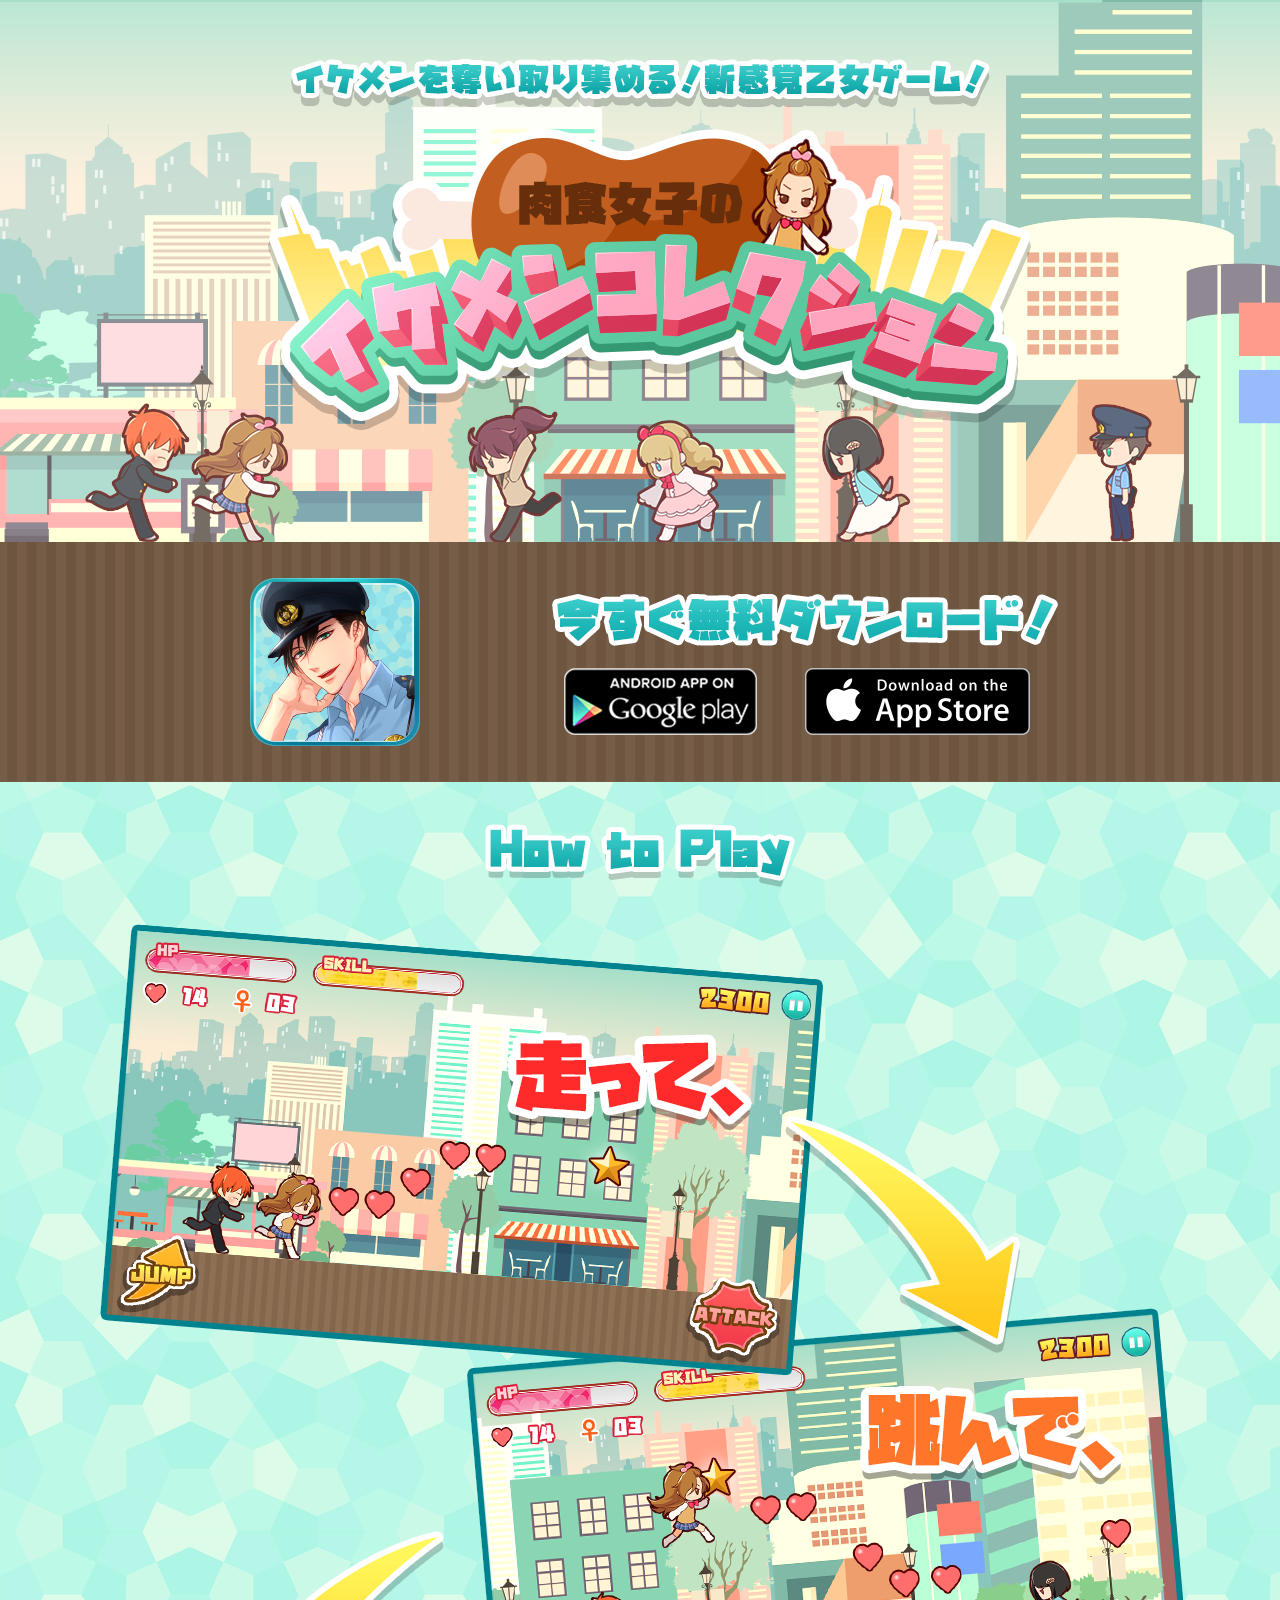
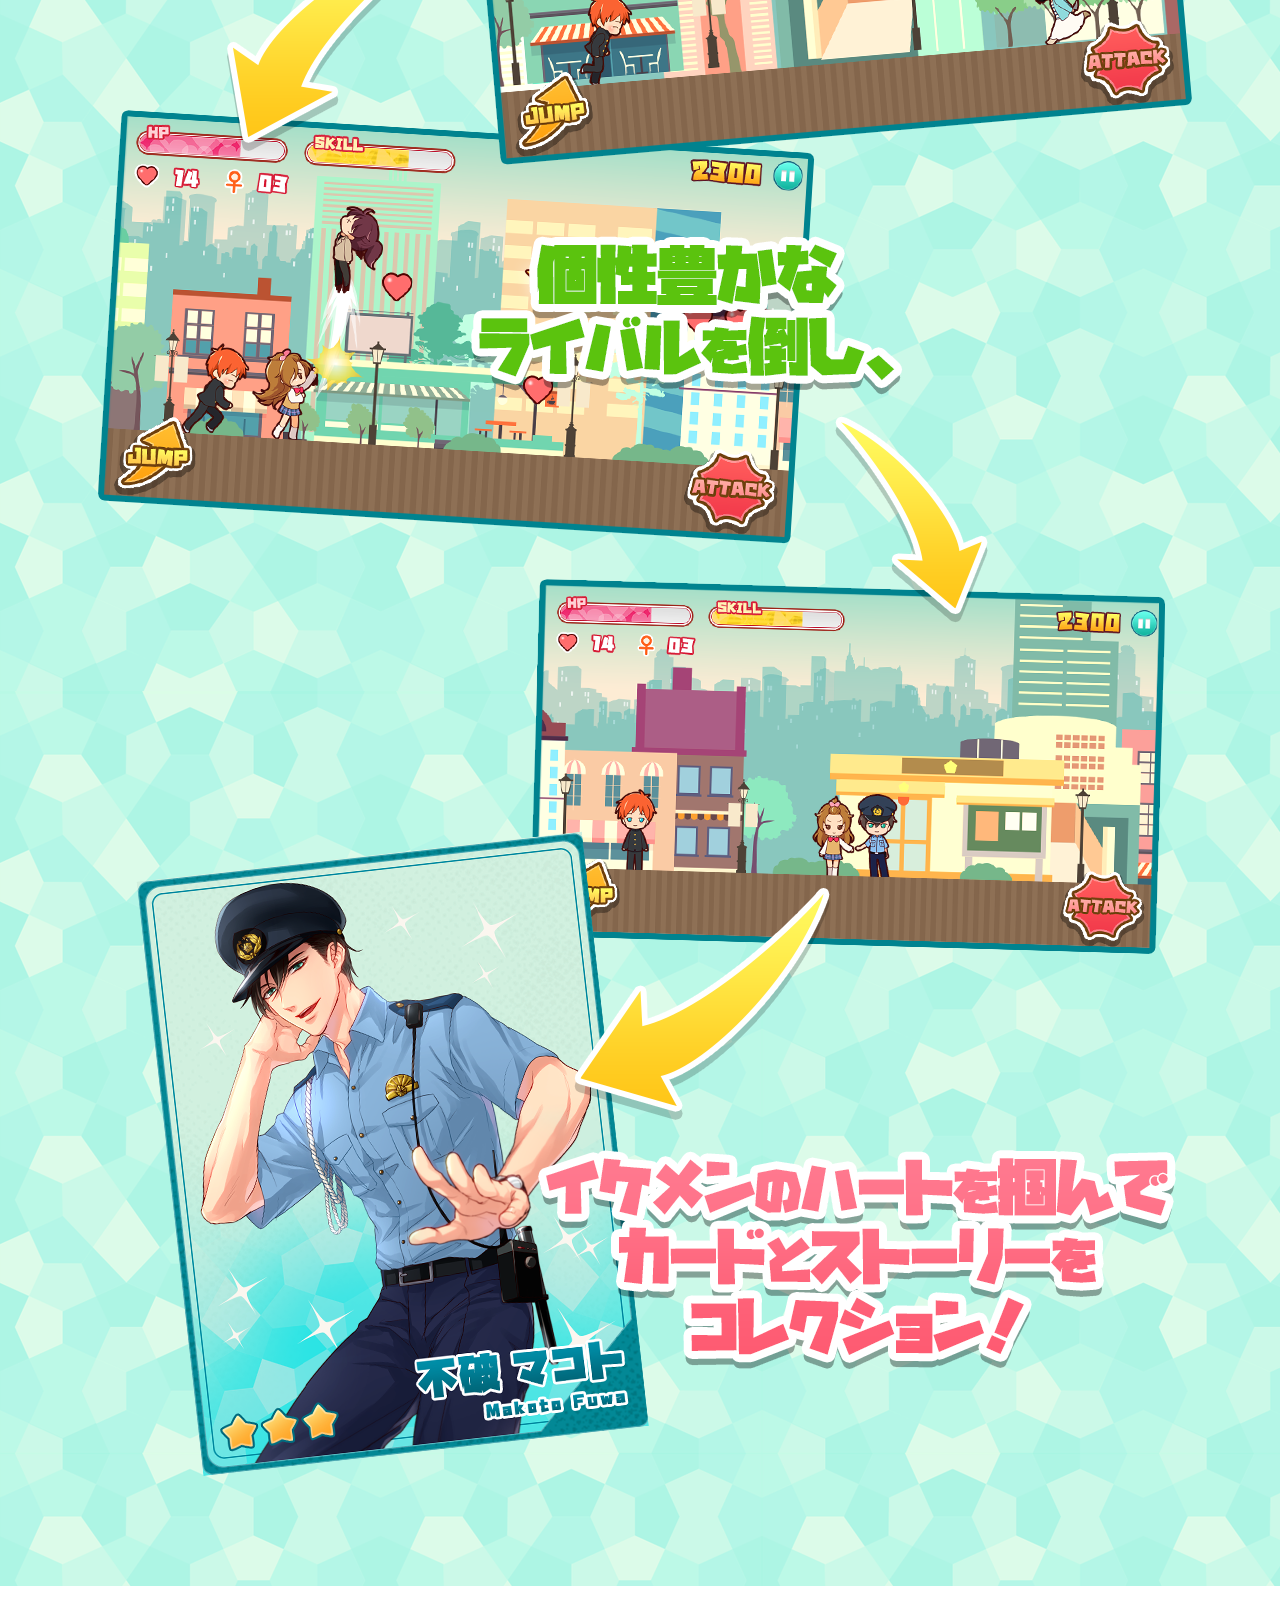
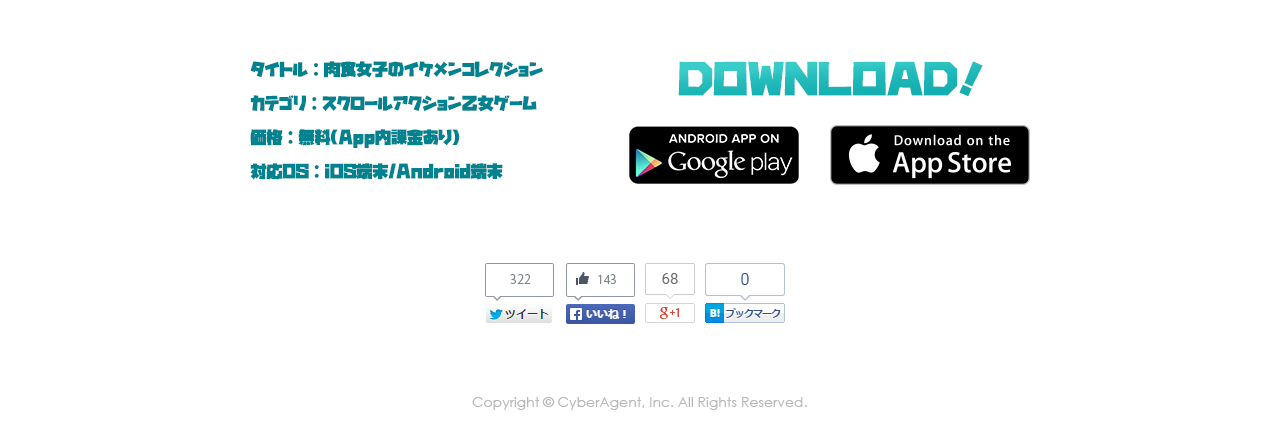
<file: ios_app/index.html>
<!DOCTYPE html>
<html lang="ja">
<head>
<meta charset="UTF-8">
<title>iOS App Design</title>
<link rel="stylesheet" href="css/reset.css">
<style>
.lp{
	width: 1280px; /*ここにLP画像の横幅をいれる*/
	margin: 0 auto;
}
</style>
</head>
<body>
<div class="lp">
	<img src="lp.png" alt="iOS App Design">
</div>
</body>
</html>
</file>
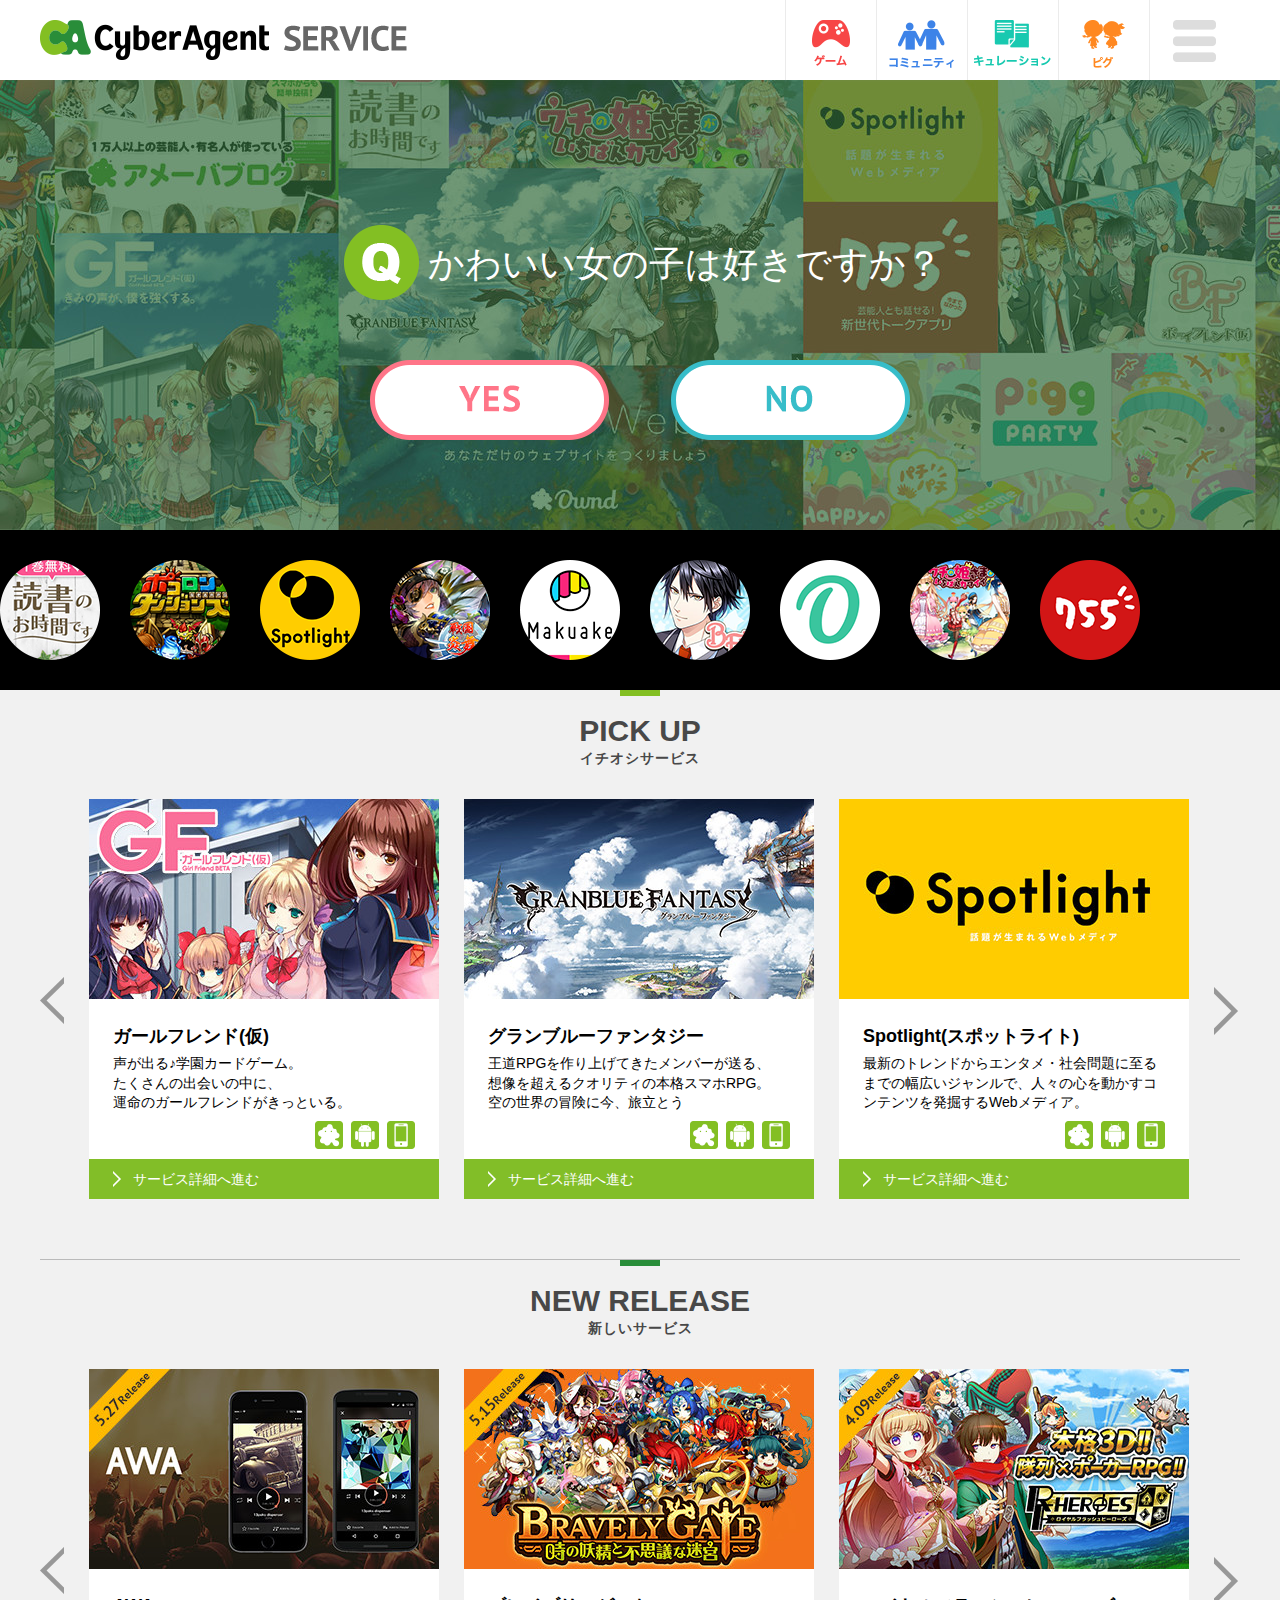
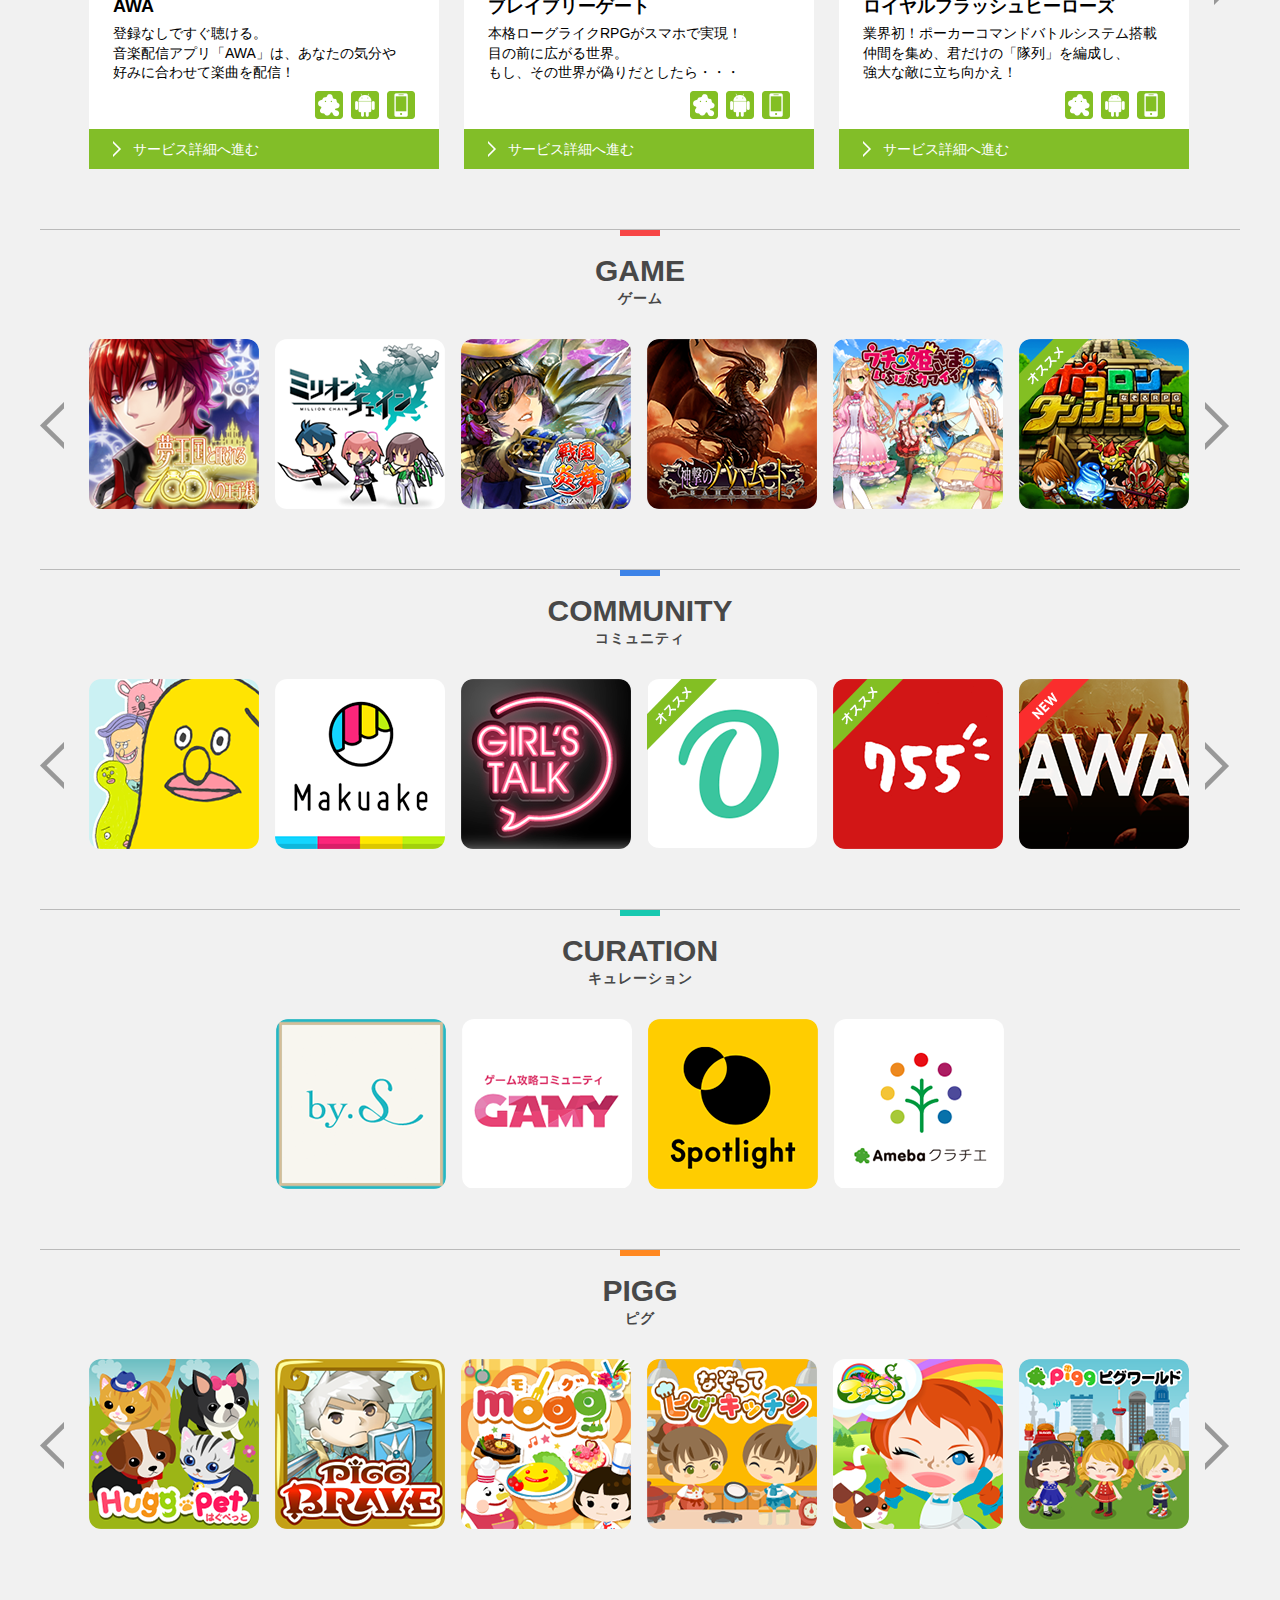
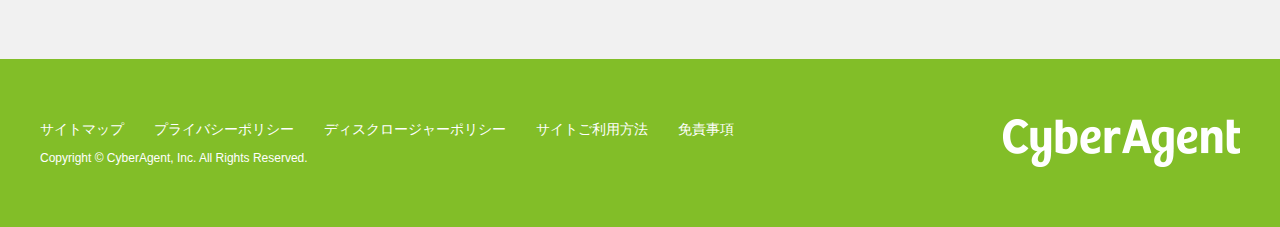
<file: CAservice/html/index.html>
<!DOCTYPE html>
<html lang="ja">
<head>
	<meta charset="UTF-8">
	<title>CyberAgent SERVICE</title>
	<link rel="stylesheet" href="css/reset.css">
	<link rel="stylesheet" href="css/style.css">
</head>
<body>

		<header>
			<div class="wrapper">
			<h1><a href="#"><img src="img/logo.png" alt="ロゴ"></a></h1>
			<ul class="menu">
				<li><a href=""><img src="img/icon01.png" alt="ゲーム"></a></li>
				<li><a href=""><img src="img/icon02.png" alt="コミュニティ"></a></li>
				<li><a href=""><img src="img/icon03.png" alt="キュレーション"></a></li>
				<li><a href=""><img src="img/icon04.png" alt="ピグ"></a></li>
				<li><a href=""><img src="img/menu.png" alt="メニュー"></a></li>
			</ul>
		</div>
		</header>


		<div class="chart">
			<div class="question-img01">
				<p class="question">かわいい女の子は好きですか？</p>
				<div class="yes-no">
					<div class="yes"><a href="index02.html"></a></div>
					<div class="no"><a href="#"></a></div>
				</div>
			</div>
				<ul class="icon">
					<li><img src="img/dokusyo-s.png" alt="読書のお時間です"></li>
					<li><img src="img/pokoron-s.png" alt="ポコロンダンジョンズ"></li>
					<li><img src="img/spotlight-s.png" alt="Spotlight"></li>
					<li><img src="img/sengoku-s.png" alt="戦国炎舞-KIZNA-"></li>
					<li><img src="img/makuake-s.png" alt="Makuake"></li>
					<li><img src="img/bf-s.png" alt="ボーイフレンド（仮）"></li>
					<li><img src="img/ownd-s.png" alt="Ameba Ownd"></li>
					<li><img src="img/uchihime-s.png" alt="ウチの姫さまがいちばんカワイイ"></li>
					<li><img src="img/755-s.png" alt="755"></li>
					<li><img src="img/awa-s.png" alt="AWA"></li>
					<li><img src="img/little-s.png" alt="リトルノア"></li>
					<li><img src="img/pekori-s.png" alt="ペコリ"></li>
					<li><img src="img/girlstalk-s.png" alt="GIRL'S TALK"></li>
					<li><img src="img/gf-s.png" alt="ガールフレンド（仮）"></li>
					<li><img src="img/granblue-s.png" alt="グランブルーファンタジー"></li>
				</ul>
		</div>
<!-- chart -->


<div class="wrapper">

		<section class="pick-up">
			<h2 class="title-h1">PICK UP<br>
			<span>イチオシサービス</span></h2>

			<div class="contents-inner">

				<div class="left">
					<a href="#"><img src="img/left.png" alt=""></a>
				</div>

				<div class="contents">
					<div class="contents-img"><img src="img/girfriend.jpg" alt=""></div>
					<div class="contents-text">
						<h3>ガールフレンド(仮)</h3>
						<p>声が出る♪学園カードゲーム。<br>
						たくさんの出会いの中に、<br>
						運命のガールフレンドがきっといる。</p>
						<ul class="device">
							<li class="device-inner"><img src="img/ameba.png" alt="ameba"></li>
							<li class="device-inner"><img src="img/android.png" alt="android"></li>
							<li class="device-inner"><img src="img/iOS.png" alt="iOS"></li>
						</ul>
					</div>
					<div class="syousai">
						<span class="syousai-icon"><a href="#">サービス詳細へ進む</a></span>
					</div>
				</div>

				<div class="contents">
					<div class="contents-img"><img src="img/granbluefantasy.jpg" alt=""></div>
					<div class="contents-text">
						<h3>グランブルーファンタジー</h3>
						<p>王道RPGを作り上げてきたメンバーが送る、<br>
							想像を超えるクオリティの本格スマホRPG。<br>
							空の世界の冒険に今、旅立とう</p>
							<ul class="device">
								<li class="device-inner"><img src="img/ameba.png" alt="ameba"></li>
								<li class="device-inner"><img src="img/android.png" alt="android"></li>
								<li class="device-inner"><img src="img/iOS.png" alt="iOS"></li>
							</ul>
						</div>
						<div class="syousai">
							<span class="syousai-icon"><a href="#">サービス詳細へ進む</a></span>
						</div>
					</div>

					<div class="contents">
						<div class="contents-img"><img src="img/spotlight.jpg" alt=""></div>
						<div class="contents-text">
						<h3>Spotlight(スポットライト)</h3>
						<p>最新のトレンドからエンタメ・社会問題に至る<br>
							までの幅広いジャンルで、人々の心を動かすコ<br>
							ンテンツを発掘するWebメディア。</p>
							<ul class="device">
								<li class="device-inner"><img src="img/ameba.png" alt="ameba"></li>
								<li class="device-inner"><img src="img/android.png" alt="android"></li>
								<li class="device-inner"><img src="img/iOS.png" alt="iOS"></li>
							</ul>
						</div>
						<div class="syousai">
							<span class="syousai-icon"><a href="#">サービス詳細へ進む</a></span>
						</div>
				</div>
			</div>

				<div class="right">
					<a href="#"><img src="img/right.png" alt=""></a>
				</div>

</section>
<!-- pick-up -->


<section class="new-release">
	<h2 class="title-h2">NEW RELEASE<br>
	<span>新しいサービス</span></h2>

	<div class="contents-inner">

		<div class="left">
			<a href="#"><img src="img/left.png" alt=""></a>
		</div>

		<div class="contents">
			<div class="contents-img"><img src="img/awa.jpg" alt=""></div>
			<div class="contents-text">
				<h3>AWA</h3>
				<p>登録なしですぐ聴ける。<br>
					音楽配信アプリ「AWA」は、あなたの気分や<br>
					好みに合わせて楽曲を配信！
				</p>
				<ul class="device">
					<li class="device-inner"><img src="img/ameba.png" alt="ameba"></li>
					<li class="device-inner"><img src="img/android.png" alt="android"></li>
					<li class="device-inner"><img src="img/iOS.png" alt="iOS"></li>
				</ul>
			</div>
			<div class="syousai">
				<span class="syousai-icon"><a href="#">サービス詳細へ進む</a></span>
			</div>
		</div>

		<div class="contents">
			<div class="contents-img"><img src="img/bravelygate.jpg" alt=""></div>
			<div class="contents-text">
				<h3>ブレイブリーゲート</h3>
				<p>本格ローグライクRPGがスマホで実現！<br>
					目の前に広がる世界。<br>
					もし、その世界が偽りだとしたら・・・</p>
					<ul class="device">
						<li class="device-inner"><img src="img/ameba.png" alt="ameba"></li>
						<li class="device-inner"><img src="img/android.png" alt="android"></li>
						<li class="device-inner"><img src="img/iOS.png" alt="iOS"></li>
					</ul>
				</div>
				<div class="syousai">
					<span class="syousai-icon"><a href="#">サービス詳細へ進む</a></span>
				</div>
			</div>

			<div class="contents">
				<div class="contents-img"><img src="img/royalfrashheroes.jpg" alt=""></div>
				<div class="contents-text">
					<h3>ロイヤルフラッシュヒーローズ</h3>
					<p>業界初！ポーカーコマンドバトルシステム搭載<br>
						仲間を集め、君だけの「隊列」を編成し、<br>
						強大な敵に立ち向かえ！</p>
						<ul class="device">
							<li class="device-inner"><img src="img/ameba.png" alt="ameba"></li>
							<li class="device-inner"><img src="img/android.png" alt="android"></li>
							<li class="device-inner"><img src="img/iOS.png" alt="iOS"></li>
						</ul>
				</div>
				<div class="syousai">
					<span class="syousai-icon"><a href="#">サービス詳細へ進む</a></span>
				</div>
		</div>
	</div>

		<div class="right">
			<a href="#"><img src="img/right.png" alt=""></a>
		</div>

</section>
<!-- new-release -->


		<section class="category">
			<h2 class="title-h3">GAME<br>
			<span>ゲーム</span></h2>

			<div class="left-c">
				<a href="#"><img src="img/left.png" alt=""></a>
			</div>

			<ul class="category-contents">
				<li>
					<a href="#">
						<figure>
							<img src="img/Yume100.png" alt="">
							<figcaption>
								<h3 class="category-h3">夢王国と<br>
眠れる100人の王子様</h3>
								<p>女性のためのパズルRPG<br>
								100人の王子様全員に<br>
								声優キャスティング！</p>
							</figcaption>
						</figure>
					</a>
				</li>
				<li>
					<a href="#">
						<figure>
							<img src="img/Million.png" alt="">
							<figcaption>
								<h3 class="category-h3">ミリオンチェイン</h3>
								<p>パネルをつなげて巨神を<br>
								討伐せよ！<br>
								パネルアクションRPG</p>
							</figcaption>
						</figure>
					</a>
				</li>
				<li>
					<a href="#">
						<figure>
							<img src="img/Sengoku.png" alt="">
							<figcaption>
								<h3 class="category-h3">戦国炎舞-KIZNA-</h3>
								<p>戦国×リアルタイムバトルの<br>
									融合が、カードゲームの<br>
									歴史を塗り替える！</p>
							</figcaption>
						</figure>
					</a>
				</li>
				<li>
					<a href="#">
						<figure>
							<img src="img/Bahamut.png" alt="">
							<figcaption>
								<h3 class="category-h3">神撃のバハムート</h3>
								<p>全世界1,000万人突破！<br>
									美しいビジュアルの<br>
									ファンタジーカードRPG</p>
							</figcaption>
						</figure>
					</a>
				</li>
				<li>
					<a href="#">
						<figure>
							<img src="img/Uchihime.png" alt="">
							<figcaption>
								<h3 class="category-h3">ウチの姫さまが<br>
								いちばんカワイイ</h3>
								<p>走って斬って、跳ねカエル<br>
									ドラマチック弾丸<br>
									アクションRPG</p>
							</figcaption>
						</figure>
					</a>
				</li>
				<li>
					<a href="#">
						<figure>
							<img src="img/Pokoron.png" alt="">
							<figcaption>
								<h3 class="category-h3">ポコロン<br>
									ダンジョンズ</h3>
								<p>クセになるRPG登場！<br>
									なぞるパズルの不思議な<br>
									ダンジョンを攻略しよう!</p>
							</figcaption>
						</figure>
					</a>
				</li>
			</ul>

			<div class="right-c">
				<a href="#"><img src="img/right.png" alt=""></a>
			</div>

		</section>


		<section class="category">
			<h2 class="title-h4">COMMUNITY<br>
			<span>コミュニティ</span></h2>

			<div class="left-c">
				<a href="#"><img src="img/left.png" alt=""></a>
			</div>

			<ul class="category-contents">
				<li>
					<a href="#">
						<figure>
							<img src="img/Mirucho.png" alt="">
							<figcaption>
								<h3 class="category-h3">きいてよ！ミルチョ</h3>
								<p>ど～でもいいひとりごと<br>
									でミルチョが育つ！？<br>
									新感覚ひとりごとコミュ<br>
									ニティ</p>
							</figcaption>
						</figure>
					</a>
				</li>
				<li>
					<a href="#">
						<figure>
							<img src="img/Makuake.png" alt="">
							<figcaption>
								<h3 class="category-h3">Makuake</h3>
								<p>あなたのアイデアの実現<br>
									に必要な資金を集められ<br>
									るクラウドファンディン<br>
									グサービス</p>
							</figcaption>
						</figure>
					</a>
				</li>
				<li>
					<a href="#">
						<figure>
							<img src="img/Girlstalk.png" alt="">
							<figcaption>
								<h3 class="category-h3">GIRL'S TALK</h3>
								<p>女性限定完全匿名掲示板<br>
									誰にも話せない秘密の<br>
								トーク、うちあけてみる？</p>
							</figcaption>
						</figure>
					</a>
				</li>
				<li>
					<a href="#">
						<figure>
							<img src="img/Ownd.png" alt="">
							<figcaption>
								<h3 class="category-h3">Ameba Ownd</h3>
								<p>特別な技術や知識は必要<br>
									ありません。あなただけ<br>
									のおしゃれなウェブサイ<br>
									トをつくりましょう！</p>
							</figcaption>
						</figure>
					</a>
				</li>
				<li>
					<a href="#">
						<figure>
							<img src="img/755.png" alt="">
							<figcaption>
								<h3 class="category-h3">755</h3>
								<p>著名人が多数参加中！<br>
									返信ももらえる、注目の<br>
									トークライブアプリ！</p>
							</figcaption>
						</figure>
					</a>
				</li>
				<li>
					<a href="#">
						<figure>
							<img src="img/AWA.png" alt="">
							<figcaption>
								<h3 class="category-h3">AWA</h3>
								<p>国内最大級の楽曲数を誇<br>
									る定額制音楽配信サービ<br>
									ス、待望のリリース！</p>
							</figcaption>
						</figure>
					</a>
				</li>
			</ul>

			<div class="right-c">
				<a href="#"><img src="img/right.png" alt=""></a>
			</div>

		</section>


		<section class="curation">
			<h2 class="title-h5">CURATION<br>
			<span>キュレーション</span></h2>
			<ul class="curation-contents">
				<li>
					<a href="#">
						<figure>
							<img src="img/byS.png" alt="">
							<figcaption>
								<h3 class="category-h3">by.S</h3>
								<p>”知ってる”女性御用達！<br>
									ニュース・トレンド・美容<br>
									の情報まとめサイト</p>
							</figcaption>
						</figure>
					</a>
				</li>
				<li>
					<a href="#">
						<figure>
							<img src="img/Gamy.png" alt="">
							<figcaption>
								<h3 class="category-h3">GAMY</h3>
								<p>ゲームの攻略情報を毎日<br>
									お届けするキュレーショ<br>
									ンメディアです</p>
							</figcaption>
						</figure>
					</a>
				</li>
				<li>
					<a href="#">
						<figure>
							<img src="img/Spotlight.png" alt="">
							<figcaption>
								<h3 class="category-h3">Spotlight</h3>
								<p>幅広いジャンルで人々の<br>
									心を動かすコンテンツを<br>
									発掘するWebメディア</p>
							</figcaption>
						</figure>
					</a>
				</li>
				<li>
					<a href="#">
						<figure>
							<img src="img/Kurahsie.png" alt="">
							<figcaption>
								<h3 class="category-h3">Amebaクラチエ</h3>
								<p>暮らしをゆたかにする、<br>
									幅広い知恵と出会える<br>
									情報サイト</p>
							</figcaption>
						</figure>
					</a>
				</li>
			</ul>
		</section>


		<section class="category">
			<h2 class="title-h6">PIGG<br>
			<span>ピグ</span></h2>

			<div class="left-c">
				<a href="#"><img src="img/left.png" alt=""></a>
			</div>

			<ul class="category-contents">
				<li>
					<a href="#">
						<figure>
							<img src="img/Huggpet.png" alt="">
							<figcaption>
								<h3 class="category-h3">あそんで♪HuggPet</h3>
								<p>可愛いきせかえやインテ<br>
									リアを集め、あなただけ<br>
									のペットを育てよう★</p>
							</figcaption>
						</figure>
					</a>
				</li>
				<li>
					<a href="#">
						<figure>
							<img src="img/Piggbrave.png" alt="">
							<figcaption>
								<h3 class="category-h3">ピグブレイブ</h3>
								<p>自分そっくりアバターで<br>
									仲間と冒険するMORPG！<br>
									最強のパーティで闇の<br>
									勢力に立ち向かおう！</p>
							</figcaption>
						</figure>
					</a>
				</li>
				<li>
					<a href="#">
						<figure>
							<img src="img/Mogg.png" alt="">
							<figcaption>
								<h3 class="category-h3">mogg</h3>
								<p>会員300万人突破!ピグで<br>
									遊ぶお料理ゲーム！たく<br>
									さんのレシピを覚えよう♪</p>
							</figcaption>
						</figure>
					</a>
				</li>
				<li>
					<a href="#">
						<figure>
							<img src="img/Kitchen.png" alt="">
							<figcaption>
								<h3 class="category-h3">なぞってピグキッチン</h3>
								<p>ピグを使った生産パズル<br>
									ゲーム！自分だけの素敵<br>
									なキッチンを作ろう！</p>
							</figcaption>
						</figure>
					</a>
				</li>
				<li>
					<a href="#">
						<figure>
							<img src="img/Farmy.png" alt="">
							<figcaption>
								<h3 class="category-h3">ファーミー</h3>
								<p>ピグをつかって野菜や花<br>
									を育てる農園ゲーム！<br>
									最高品質の作物収穫を<br>
									目指せ！</p>
							</figcaption>
						</figure>
					</a>
				</li>
				<li>
					<a href="#">
						<figure>
							<img src="img/Piggworld.png" alt="">
							<figcaption>
								<h3 class="category-h3">ピグワールド</h3>
								<p>市長になってあなただけ<br>
									の街づくり！好きな建物<br>
									を建ててお気に入りの住<br>
									民を住まわせよう♪</p>
							</figcaption>
						</figure>
					</a>
				</li>
			</ul>

			<div class="right-c">
				<a href="#"><img src="img/right.png" alt=""></a>
			</div>

		</section>

	</div>
	<!-- wrapper -->


<footer>
	<div class="footer-inner">
		<div class="footer-left">
			<ul class="footer-contents">
				<li><a href="">サイトマップ</a></li>
				<li><a href="">プライバシーポリシー</a></li>
				<li><a href="">ディスクロージャーポリシー</a></li>
				<li><a href="">サイトご利用方法</a></li>
				<li><a href="">免責事項</a></li>
			</ul>
			<p class="copy">
				<small>
					Copyright &copy; CyberAgent, Inc. All Rights Reserved.
				</small>
			</p>
		</div>
		<div class="footer-logo">
			<img src="img/footer-logo.png" alt="">
		</div>
	</div>
</footer>

</body>
</html>
</file>
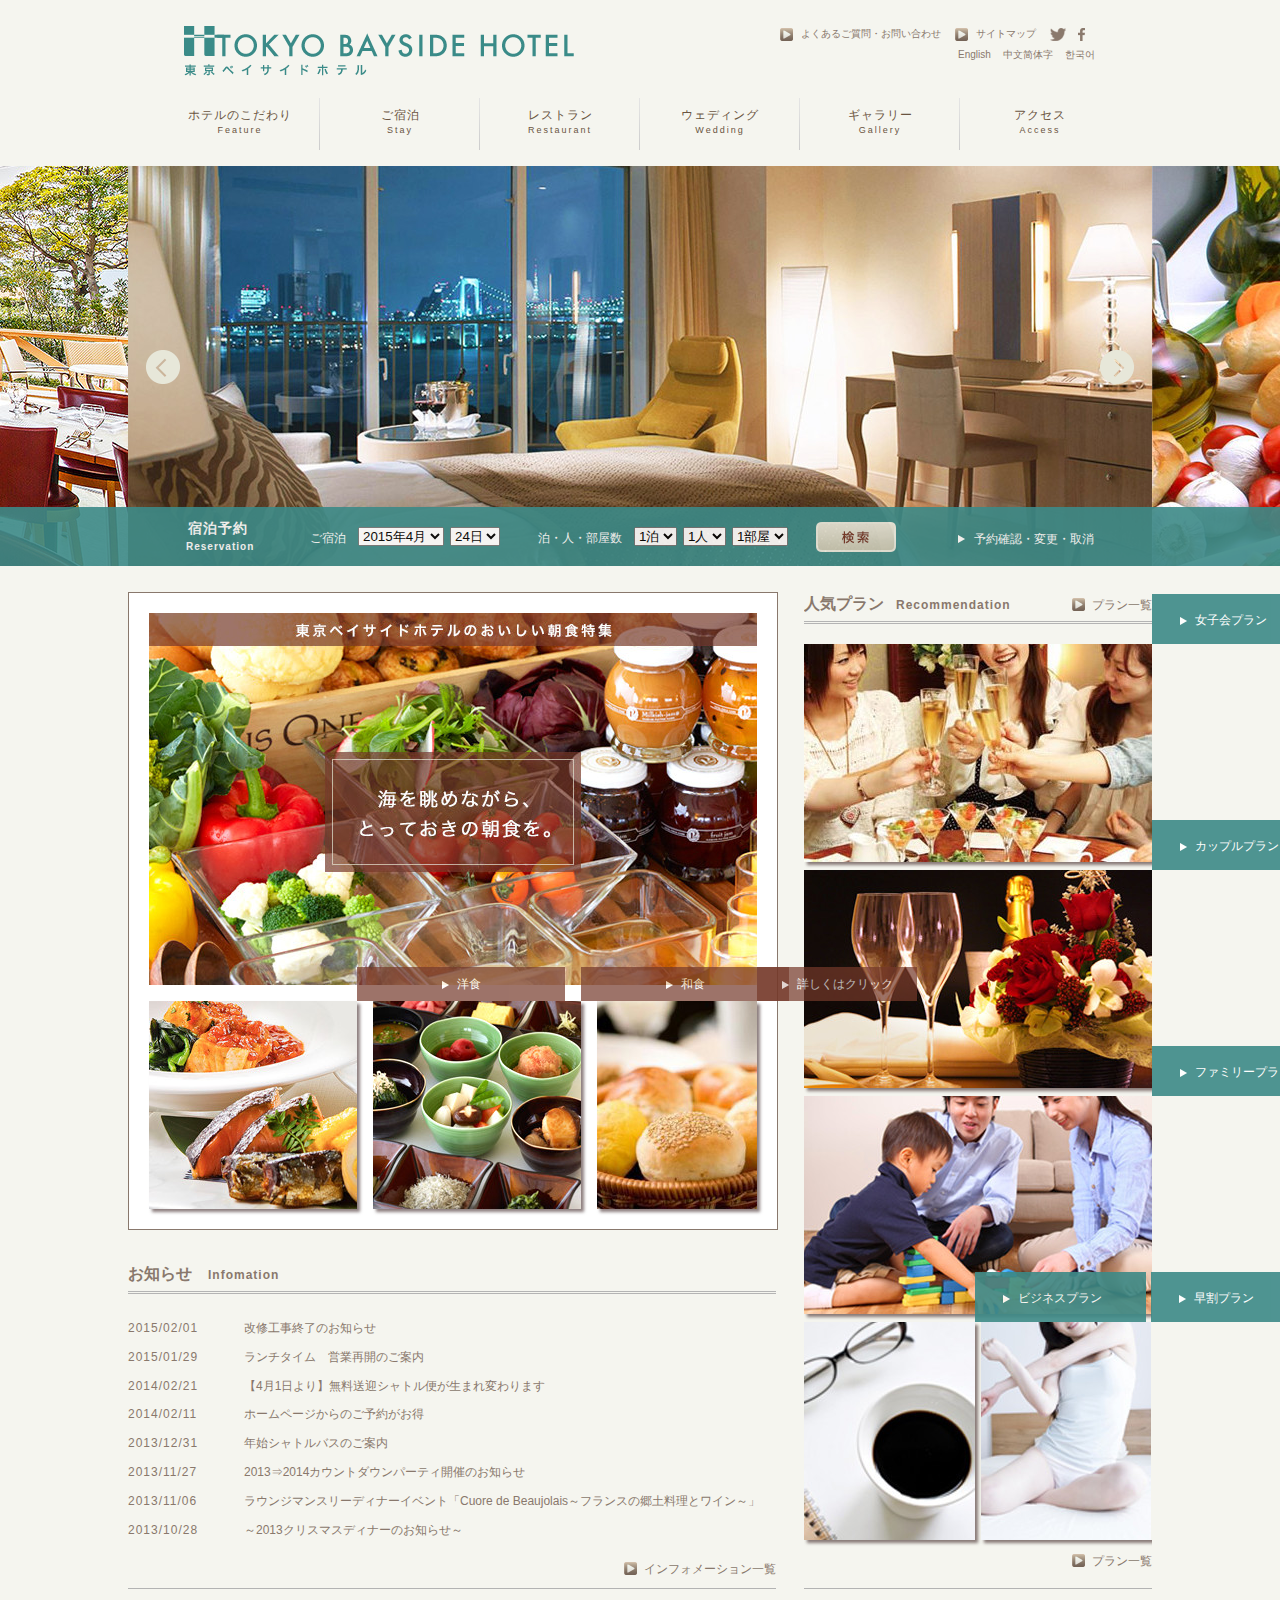
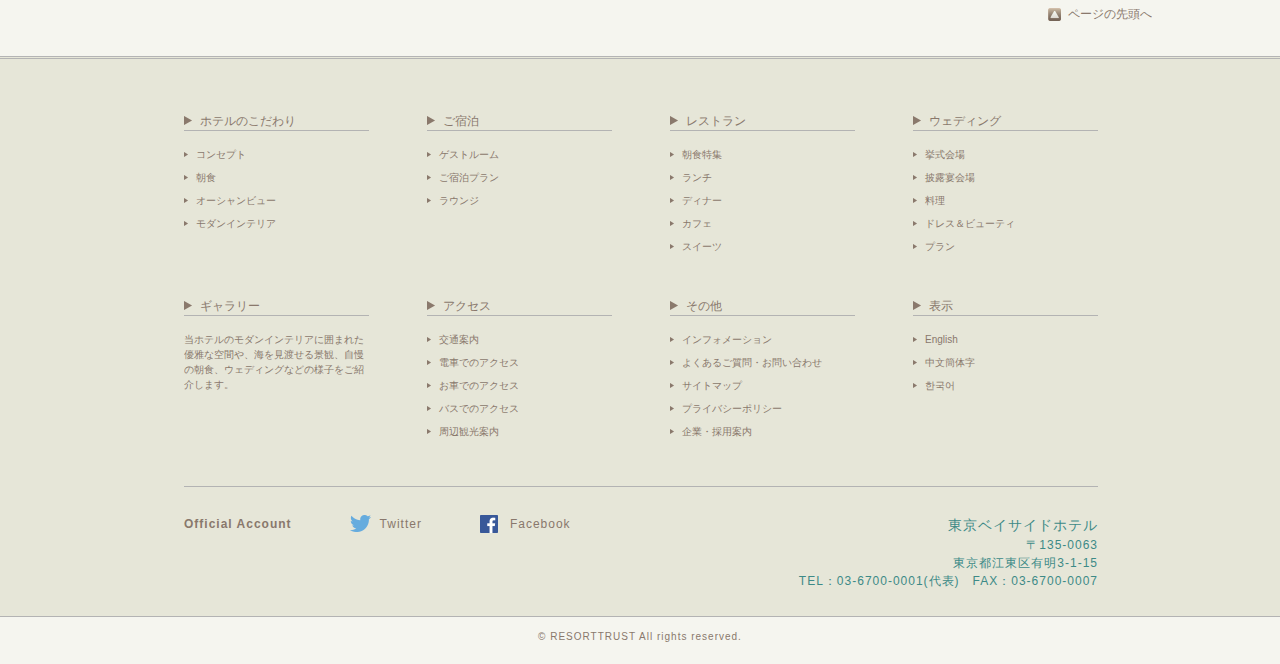
<file: hotel/web/html/index/index.html>
<!DOCTYPE html>
<html lang="ja">
<head>
	<meta charset="UTF-8">
	<title>東京ベイサイドホテル</title>
	<link rel="stylesheet" href="css/reset.css">
	<link rel="stylesheet" href="css/style.css">
</head>
<body>
	<div class="wrapper">
		<header>
			<h1><img src="img/logo.png" alt="ロゴ"></h1>
			<div class="header02">
				<ul class="shinsetsu">
					<li class="question"><a href="#"><img src="img/link01.png" alt="リンク" class="link01">よくあるご質問・お問い合わせ</a></li>
					<li class="sitemap"><a href="#"><img src="img/link01.png" alt="リンク" class="link01">サイトマップ</a></li>
					<li class="twitter01"><a href="#"><img src="img/twitter01.png" alt="twitter" class="link01"></a></li>
					<li class="facebook01"><a href="#"><img src="img/facebook01.png" alt="Facebook" class="link01"></a></li>
				</ul>
				<ul class="language">
					<li class="eng"><a href="#">English</a></li>
					<li class="chi"><a href="#">中文简体字</a></li>
					<li class="korea"><a href="#">한국어</a></li>
				</ul>
			</div>
		</header>

		<nav class="navigation">
			<ul>
				<li><a href="#">ホテルのこだわり<span>Feature</span></a></li>
				<li><a href="#">ご宿泊<span>Stay</span></a></li>
				<li><a href="#">レストラン<span>Restaurant</span></a></li>
				<li><a href="#">ウェディング<span>Wedding</span></a></li>
				<li><a href="#">ギャラリー<span>Gallery</span></a></li>
				<li><a href="#">アクセス<span>Access</span></a></li>
			</ul>
			</nav>
	</div><!-- wrapper -->

	<div class="mainvisual">
		<ul>
		<li><img src="img/mainvisual04.jpg" alt="インテリア"></li><li><img src="img/mainvisual02.jpg" alt="レストラン"></li><li><img src="img/mainvisual01.jpg" alt="ゲストルーム"></li><li><img src="img/mainvisual03.jpg" alt="朝食"></li><li><img src="img/mainvisual05.jpg" alt="ウェディング"></li>
		</ul>
		<div class="left-right">
			<div class="left-png"><a href="#"><img src="img/left.png" alt="左へ"></a></div>
			<div class="right-png"><a href="#"><img src="img/right.png" alt="右へ"></a></div>
		</div><!-- left-right -->
	<!-- <div>
		<ul>
			<li>1</li>
			<li>2</li>
			<li>3</li>
			<li>4</li>
			<li>5</li>
		</ul>
	</div> -->
	</div><!-- mainvisual -->

	<div class="reservation">
		<div class="reservation-inner">
			<form action="reserve.php">
				<h2 class="reservation-text">宿泊予約
					<span>Reservation</span></h2>
				<dl>
					<dt>ご宿泊</dt>
						<dd class="form"><select name="yearmonth" id="yearmonth">
							<option value="201504">2015年4月</option>
							<option value="201505">2015年5月</option>
							<option value="201506">2015年6月</option>
							<option value="201507">2015年7月</option>
							<option value="201508">2015年8月</option>
						</select>
						</dd>
						<dd class="form"><select name="day" id="day">
							<option value="24日">24日</option>
							<option value="25日">25日</option>
							<option value="26日">26日</option>
							<option value="27日">27日</option>
							<option value="28日">28日</option>
							<option value="29日">29日</option>
						</select>
						</dd>
					<dt>泊・人・部屋数</dt>
					<dd class="form"><select name="nights" id="nights">
						<option value="1泊">1泊</option>
						<option value="2泊">2泊</option>
						<option value="3泊">3泊</option>
						<option value="4泊">4泊</option>
						<option value="5泊">5泊</option>
					</select>
					</dd>
						<dd class="form"><select name="people" id="people">
							<option value="1人">1人</option>
							<option value="2人">2人</option>
							<option value="3人">3人</option>
							<option value="4人">4人</option>
							<option value="5人">5人</option>
						</select>
						</dd>
						<dd class="form"><select name="rooms" id="rooms">
							<option value="1部屋">1部屋</option>
							<option value="2部屋">2部屋</option>
							<option value="3部屋">3部屋</option>
							<option value="4部屋">4部屋</option>
							<option value="5部屋">5部屋</option>
						</select>
						</dd>
						<dd class="search"><a href="#"><img src="img/search.png" alt="検索"></a>
						</dd>
						<dd class="cansel"><a href="#">予約確認・変更・取消</a>
						</dd>
				</dl>
			</form>
		</div><!-- reservation-inner -->
	</div><!-- reservation -->

	<div class="wrapper">
		<div class="left">
			<article>
				<h2 class="breakfast"><img src="img/breakfast01.jpg" alt="朝食特集"></h2>
				<ul>
					<li class="menu">
						<a href="#"><img src="img/breakfast02.jpg" alt="洋食">
							<span class="menu-text"><img src="img/link04.png" alt="洋食" class="menu-png">洋食</span></a></li>
					<li class="menu">
						<a href="#"><img src="img/breakfast03.jpg" alt="和食">
							<span class="menu-text"><img src="img/link04.png" alt="和食" class="menu-png">和食</span></a></li>
					<li class="click">
						<a href="#"><img src="img/breakfast04.jpg" alt="詳しくはクリック">
							<span class="click-text"><img src="img/link04.png" alt="詳しくはクリック" class="menu-png">詳しくはクリック</span></a></li>
				</ul>
			</article>

			<section class="infomation">
				<h2 class="info-text">お知らせ　<span>Infomation</span></h2>
				<dl>
					<dt>2015/02/01</dt>
						<dd><a href="#">改修工事終了のお知らせ</a></dd>
					<dt>2015/01/29</dt>
						<dd><a href="#">ランチタイム　営業再開のご案内</a></dd>
					<dt>2014/02/21</dt>
						<dd><a href="#">【4月1日より】無料送迎シャトル便が生まれ変わります</a></dd>
					<dt>2014/02/11</dt>
						<dd><a href="#">ホームページからのご予約がお得</a></dd>
					<dt>2013/12/31</dt>
						<dd><a href="#">年始シャトルバスのご案内</a></dd>
					<dt>2013/11/27</dt>
						<dd><a href="#">2013⇒2014カウントダウンパーティ開催のお知らせ</a></dd>
					<dt>2013/11/06</dt>
						<dd><a href="#">ラウンジマンスリーディナーイベント「Cuore de Beaujolais～フランスの郷土料理とワイン～」</a></dd>
					<dt>2013/10/28</dt>
						<dd><a href="#">～2013クリスマスディナーのお知らせ～</a></dd>
				</dl>
				<div class="info-link"><a href="＃">インフォメーション一覧</a></div>
			</section>
		</div><!-- left -->

		<section class="plans">
			<div class="plans-text">
				<h2 class="plans-text-inner">人気プラン<span>Recommendation</span></h2>
					<div class="planslink01"><a href="＃">プラン一覧</a></div>
			</div><!-- plans-text -->
			<div class="plansul">
				<ul>
					<li class="plan">
						<a href="#"><img src="img/plan01.jpg" alt="女子会プラン">
							<span class="plan-title"><img src="img/link04.png" alt="女子会プラン" class="plan-png">女子会プラン</span></a></li>
					<li class="plan">
						<a href="#"><img src="img/plan02.jpg" alt="カップルプラン">
							<span class="plan-title"><img src="img/link04.png" alt="カップルプラン" class="plan-png">カップルプラン</span></a></li>
					<li class="plan">
						<a href="#"><img src="img/plan03.jpg" alt="ファミリープラン">
							<span class="plan-title"><img src="img/link04.png" alt="ファミリープラン" class="plan-png">ファミリープラン</span></a></li>
					<li class="plan04">
						<a href="#"><img src="img/plan04.jpg" alt="ビジネスプラン">
							<span class="plan0405-title"><img src="img/link04.png" alt="ビジネスプラン" class="plan-png">ビジネスプラン</span></a></li>
					<li class="plan05">
						<a href="#"><img src="img/plan05.jpg" alt="早割プラン">
							<span class="plan0405-title"><img src="img/link04.png" alt="早割プラン" class="plan-png">早割プラン</span></a></li>
				</ul>
				<div class="planslink02"><a href="＃">プラン一覧</a></div>
			</div>
			<p class="top"><a href="index.html">ページの先頭へ</a></p>
		</section><!-- plans -->
		</div><!-- wrapper -->

		<footer>
			<div class="footer-inner">
				<nav class="list">
					<ul>
						<li>
							<dl><dt><a href="#">ホテルのこだわり</a></dt>
								<dd><a href="#">コンセプト</a></dd>
								<dd><a href="#">朝食</a></dd>
								<dd><a href="#">オーシャンビュー</a></dd>
								<dd><a href="#">モダンインテリア</a></dd>
							</dl>
						</li>
						<li>
							<dl><dt><a href="#">ご宿泊</a></dt>
								<dd><a href="#">ゲストルーム</a></dd>
								<dd><a href="#">ご宿泊プラン</a></dd>
								<dd><a href="#">ラウンジ</a></dd>
							</dl>
						</li>
						<li>
							<dl><dt><a href="#">レストラン</a></dt>
								<dd><a href="#">朝食特集</a></dd>
								<dd><a href="#">ランチ</a></dd>
								<dd><a href="#">ディナー</a></dd>
								<dd><a href="#">カフェ</a></dd>
								<dd><a href="#">スイーツ</a></dd>
							</dl>
						</li>
						<li>
							<dl><dt><a href="#">ウェディング</a></dt>
								<dd><a href="#">挙式会場</a></dd>
								<dd><a href="#">披露宴会場</a></dd>
								<dd><a href="#">料理</a></dd>
								<dd><a href="#">ドレス＆ビューティ</a></dd>
								<dd><a href="#">プラン</a></dd>
							</dl>
						</li>
					</ul>
					<ul>
						<li>
							<p class="gallery"><a href="#">ギャラリー</a></p>
								<p class="gallery-text">当ホテルのモダンインテリアに囲まれた優雅な空間や、海を見渡せる景観、自慢の朝食、ウェディングなどの様子をご紹介します。</p>
						</li>
						<li>
							<dl><dt><a href="#">アクセス</a></dt>
								<dd><a href="#">交通案内</a></dd>
								<dd><a href="#">電車でのアクセス</a></dd>
								<dd><a href="#">お車でのアクセス</a></dd>
								<dd><a href="#">バスでのアクセス</a></dd>
								<dd><a href="#">周辺観光案内</a></dd>
							</dl>
						</li>
						<li>
							<dl><dt><a href="#">その他</a></dt>
								<dd><a href="#">インフォメーション</a></dd>
								<dd><a href="#">よくあるご質問・お問い合わせ</a></dd>
								<dd><a href="#">サイトマップ</a></dd>
								<dd><a href="#">プライバシーポリシー</a></dd>
								<dd><a href="#">企業・採用案内</a></dd>
							</dl>
						</li>
						<li>
							<dl><dt>表示</dt>
								<dd><a href="#">English</a></dd>
								<dd><a href="#">中文簡体字</a></dd>
								<dd><a href="#">한국어</a></dd>
							</dl>
						</li>
					</ul>
				</nav>

				<div class="footer-inner02">
					<section class="official-account">
						<h3>Official Account</h3>
							<ul>
								<li class="twitter02"><a href="#">Twitter</a></li>
								<li class="facebook02"><a href="#">Facebook</a></li>
							</ul>
					</section>
					<div class="adress">
						<p><span>東京ベイサイドホテル</span><br>
						〒135-0063<br>
						東京都江東区有明3-1-15<br>
						TEL：03-6700-0001(代表)　FAX：03-6700-0007</p>
					</div><!-- adress -->
				</div><!-- footer-inner02 -->
			</div><!-- footer-inner -->
		</footer>
			<p class="copy">
				<small>
				&copy; RESORTTRUST All rights reserved.
				</small>
			</p>
</body>
</html>
</file>
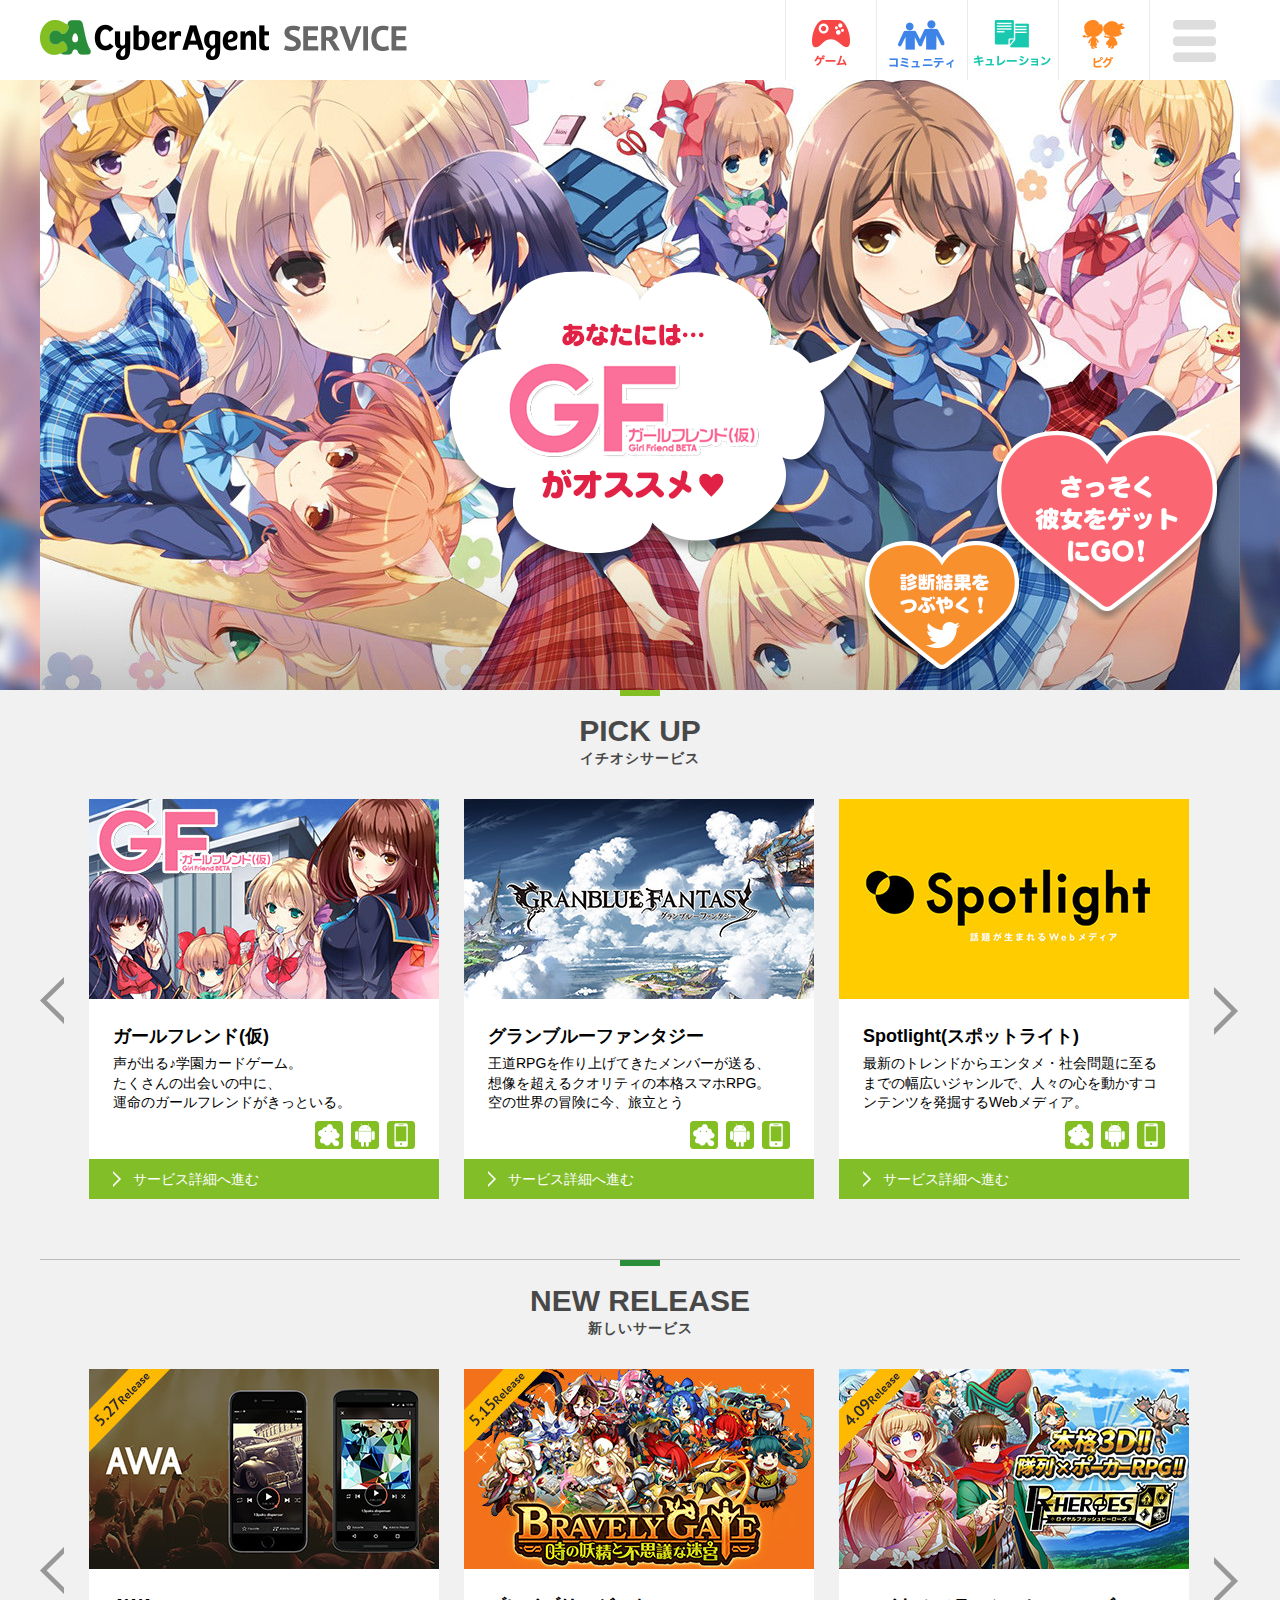
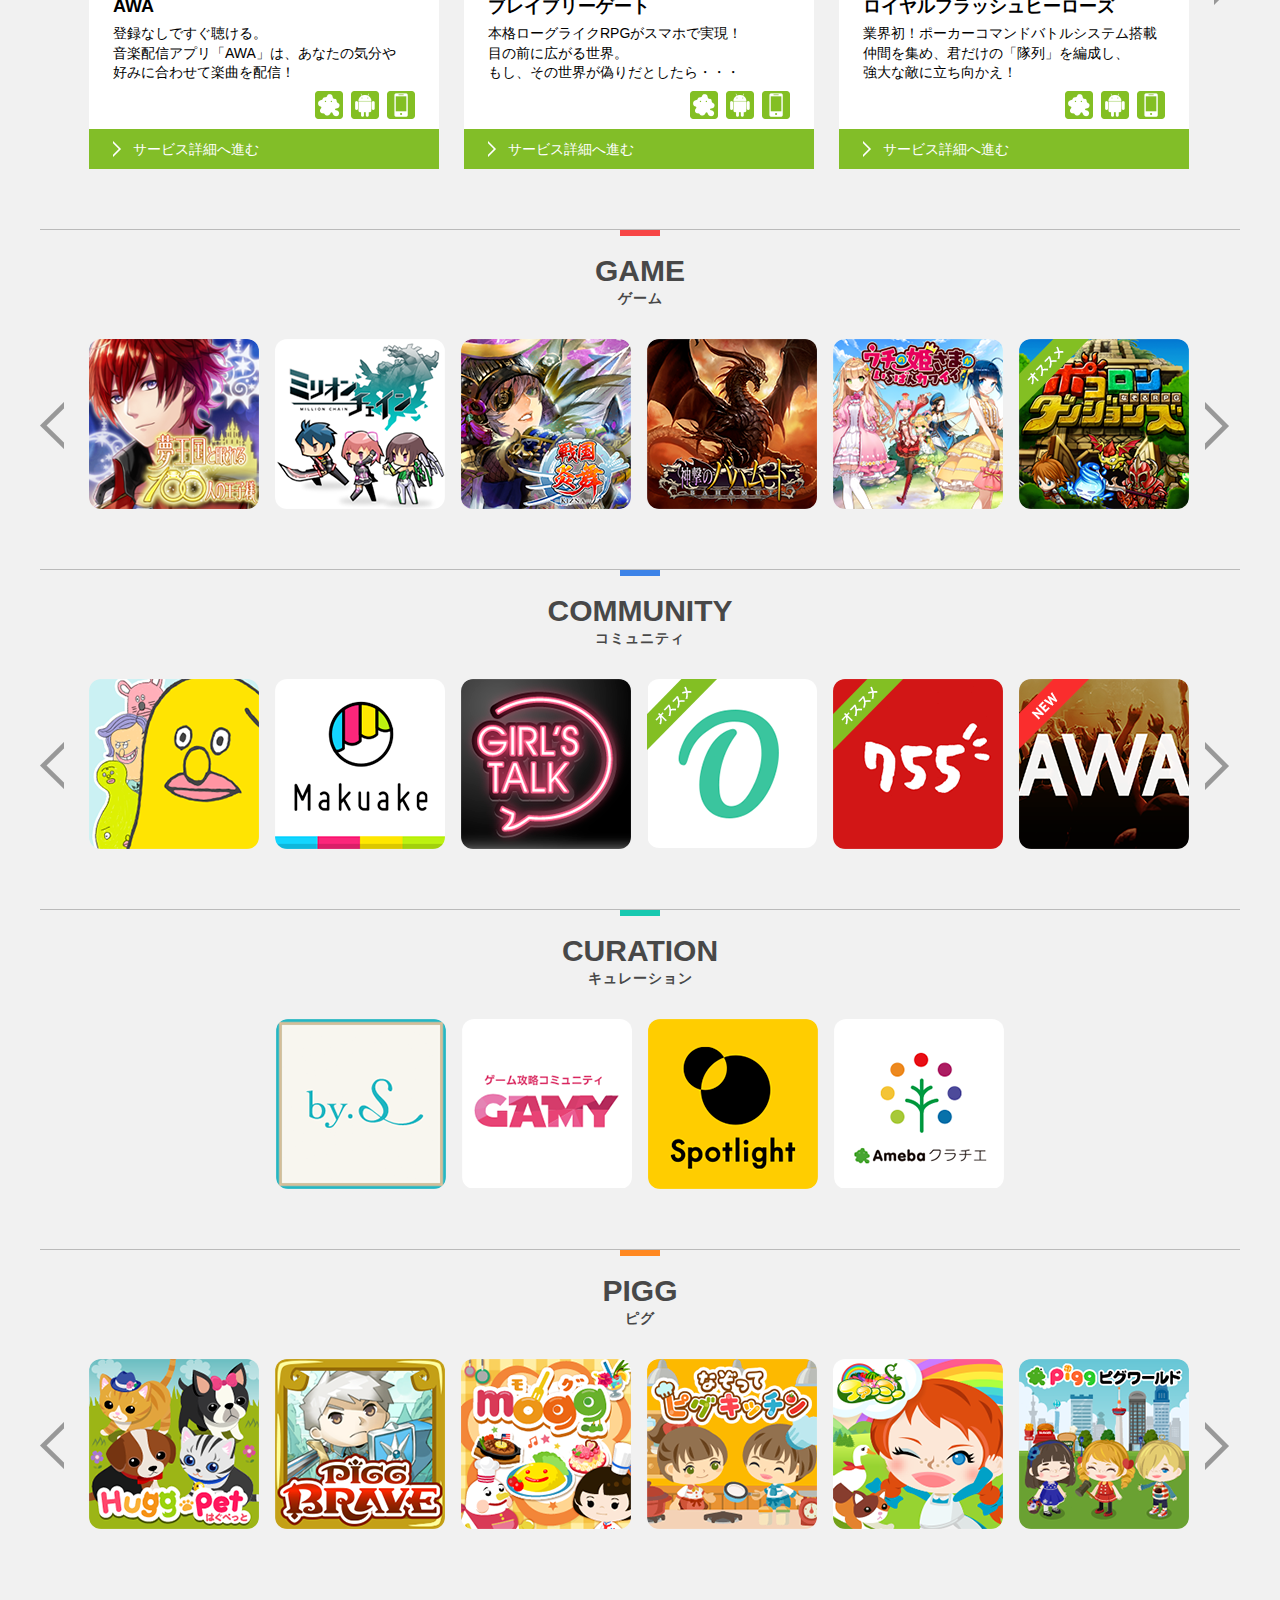
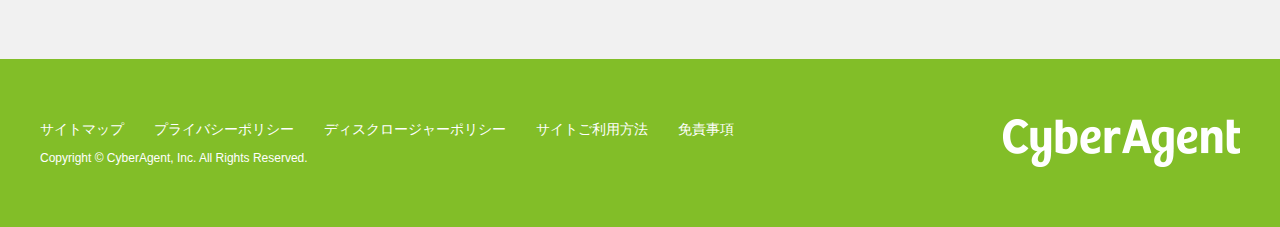
<file: CAservice/html/chart.html>
<!DOCTYPE html>
<html lang="ja">
<head>
	<meta charset="UTF-8">
	<title>CyberAgent SERVICE</title>
	<link rel="stylesheet" href="css/reset.css">
	<link rel="stylesheet" href="css/style.css">
</head>
<body>

		<header>
			<div class="wrapper">
			<h1><a href="#"><img src="img/logo.png" alt="ロゴ"></a></h1>
			<ul class="menu">
				<li><a href=""><img src="img/icon01.png" alt="ゲーム"></a></li>
				<li><a href=""><img src="img/icon02.png" alt="コミュニティ"></a></li>
				<li><a href=""><img src="img/icon03.png" alt="キュレーション"></a></li>
				<li><a href=""><img src="img/icon04.png" alt="ピグ"></a></li>
				<li><a href=""><img src="img/menu.png" alt="メニュー"></a></li>
			</ul>
		</div>
		</header>


		<div class="chart-gf">
			<div class="chart-gf-img">
				<img src="img/chart-gf.jpg" alt="質問1">
			</div>
				<div class="fukidashi">
					<img src="img/fukidashi.png" alt="">
				</div>
				<div class="kanojo"><a href="#"><img src="img/kanojo.png" alt=""></a></div>
				<div class="tweet"><a href="#"><img src="img/tweet.png" alt=""></a></div>
		</div>
<!-- chart -->


<div class="wrapper">

		<section class="pick-up">
			<h2 class="title-h1">PICK UP<br>
			<span>イチオシサービス</span></h2>

			<div class="contents-inner">

				<div class="left">
					<a href="#"><img src="img/left.png" alt=""></a>
				</div>

				<div class="contents">
					<div class="contents-img"><img src="img/girfriend.jpg" alt=""></div>
					<div class="contents-text">
						<h3>ガールフレンド(仮)</h3>
						<p>声が出る♪学園カードゲーム。<br>
						たくさんの出会いの中に、<br>
						運命のガールフレンドがきっといる。</p>
						<ul class="device">
							<li class="device-inner"><img src="img/ameba.png" alt=""></li>
							<li class="device-inner"><img src="img/android.png" alt=""></li>
							<li class="device-inner"><img src="img/iOS.png" alt=""></li>
						</ul>
					</div>
					<div class="syousai">
						<span class="syousai-icon"><a href="#">サービス詳細へ進む</a></span>
					</div>
				</div>

				<div class="contents">
					<div class="contents-img"><img src="img/granbluefantasy.jpg" alt=""></div>
					<div class="contents-text">
						<h3>グランブルーファンタジー</h3>
						<p>王道RPGを作り上げてきたメンバーが送る、<br>
							想像を超えるクオリティの本格スマホRPG。<br>
							空の世界の冒険に今、旅立とう</p>
							<ul class="device">
								<li class="device-inner"><img src="img/ameba.png" alt=""></li>
								<li class="device-inner"><img src="img/android.png" alt=""></li>
								<li class="device-inner"><img src="img/iOS.png" alt=""></li>
							</ul>
						</div>
						<div class="syousai">
							<span class="syousai-icon"><a href="#">サービス詳細へ進む</a></span>
						</div>
					</div>

					<div class="contents">
						<div class="contents-img"><img src="img/spotlight.jpg" alt=""></div>
						<div class="contents-text">
						<h3>Spotlight(スポットライト)</h3>
						<p>最新のトレンドからエンタメ・社会問題に至る<br>
							までの幅広いジャンルで、人々の心を動かすコ<br>
							ンテンツを発掘するWebメディア。</p>
							<ul class="device">
								<li class="device-inner"><img src="img/ameba.png" alt=""></li>
								<li class="device-inner"><img src="img/android.png" alt=""></li>
								<li class="device-inner"><img src="img/iOS.png" alt=""></li>
							</ul>
						</div>
						<div class="syousai">
							<span class="syousai-icon"><a href="#">サービス詳細へ進む</a></span>
						</div>
				</div>
			</div>

				<div class="right">
					<a href="#"><img src="img/right.png" alt=""></a>
				</div>

</section>
<!-- pick-up -->


<section class="new-release">
	<h2 class="title-h2">NEW RELEASE<br>
	<span>新しいサービス</span></h2>

	<div class="contents-inner">

		<div class="left">
			<a href="#"><img src="img/left.png" alt=""></a>
		</div>

		<div class="contents">
			<div class="contents-img"><img src="img/awa.jpg" alt=""></div>
			<div class="contents-text">
				<h3>AWA</h3>
				<p>登録なしですぐ聴ける。<br>
					音楽配信アプリ「AWA」は、あなたの気分や<br>
					好みに合わせて楽曲を配信！
				</p>
				<ul class="device">
					<li class="device-inner"><img src="img/ameba.png" alt=""></li>
					<li class="device-inner"><img src="img/android.png" alt=""></li>
					<li class="device-inner"><img src="img/iOS.png" alt=""></li>
				</ul>
			</div>
			<div class="syousai">
				<span class="syousai-icon"><a href="#">サービス詳細へ進む</a></span>
			</div>
		</div>

		<div class="contents">
			<div class="contents-img"><img src="img/bravelygate.jpg" alt=""></div>
			<div class="contents-text">
				<h3>ブレイブリーゲート</h3>
				<p>本格ローグライクRPGがスマホで実現！<br>
					目の前に広がる世界。<br>
					もし、その世界が偽りだとしたら・・・</p>
					<ul class="device">
						<li class="device-inner"><img src="img/ameba.png" alt=""></li>
						<li class="device-inner"><img src="img/android.png" alt=""></li>
						<li class="device-inner"><img src="img/iOS.png" alt=""></li>
					</ul>
				</div>
				<div class="syousai">
					<span class="syousai-icon"><a href="#">サービス詳細へ進む</a></span>
				</div>
			</div>

			<div class="contents">
				<div class="contents-img"><img src="img/royalfrashheroes.jpg" alt=""></div>
				<div class="contents-text">
					<h3>ロイヤルフラッシュヒーローズ</h3>
					<p>業界初！ポーカーコマンドバトルシステム搭載<br>
						仲間を集め、君だけの「隊列」を編成し、<br>
						強大な敵に立ち向かえ！</p>
					<ul class="device">
						<li class="device-inner"><img src="img/ameba.png" alt=""></li>
						<li class="device-inner"><img src="img/android.png" alt=""></li>
						<li class="device-inner"><img src="img/iOS.png" alt=""></li>
					</ul>
				</div>
				<div class="syousai">
					<span class="syousai-icon"><a href="#">サービス詳細へ進む</a></span>
				</div>
		</div>
	</div>

		<div class="right">
			<a href="#"><img src="img/right.png" alt=""></a>
		</div>

</section>
<!-- new-release -->


		<section class="category">
			<h2 class="title-h3">GAME<br>
			<span>ゲーム</span></h2>

			<div class="left-c">
				<a href="#"><img src="img/left.png" alt=""></a>
			</div>

			<ul class="category-contents">
				<li>
					<a href="#">
						<figure>
							<img src="img/Yume100.png" alt="">
							<figcaption>
								<h3 class="category-h3">夢王国と<br>
眠れる100人の王子様</h3>
								<p>女性のためのパズルRPG<br>
								100人の王子様全員に<br>
								声優キャスティング！</p>
							</figcaption>
						</figure>
					</a>
				</li>
				<li>
					<a href="#">
						<figure>
							<img src="img/Million.png" alt="">
							<figcaption>
								<h3 class="category-h3">ミリオンチェイン</h3>
								<p>パネルをつなげて巨神を<br>
								討伐せよ！<br>
								パネルアクションRPG</p>
							</figcaption>
						</figure>
					</a>
				</li>
				<li>
					<a href="#">
						<figure>
							<img src="img/Sengoku.png" alt="">
							<figcaption>
								<h3 class="category-h3">戦国炎舞-KIZNA-</h3>
								<p>戦国×リアルタイムバトルの<br>
									融合が、カードゲームの<br>
									歴史を塗り替える！</p>
							</figcaption>
						</figure>
					</a>
				</li>
				<li>
					<a href="#">
						<figure>
							<img src="img/Bahamut.png" alt="">
							<figcaption>
								<h3 class="category-h3">神撃のバハムート</h3>
								<p>全世界1,000万人突破！<br>
									美しいビジュアルの<br>
									ファンタジーカードRPG</p>
							</figcaption>
						</figure>
					</a>
				</li>
				<li>
					<a href="#">
						<figure>
							<img src="img/Uchihime.png" alt="">
							<figcaption>
								<h3 class="category-h3">ウチの姫さまが<br>
								いちばんカワイイ</h3>
								<p>走って斬って、跳ねカエル<br>
									ドラマチック弾丸<br>
									アクションRPG</p>
							</figcaption>
						</figure>
					</a>
				</li>
				<li>
					<a href="#">
						<figure>
							<img src="img/Pokoron.png" alt="">
							<figcaption>
								<h3 class="category-h3">ポコロンダンジョンズ</h3>
								<p>クセになるRPG登場！<br>
									なぞるパズルの不思議な<br>
									ダンジョンを攻略しよう！</p>
							</figcaption>
						</figure>
					</a>
				</li>
			</ul>

			<div class="right-c">
				<a href="#"><img src="img/right.png" alt=""></a>
			</div>

		</section>


		<section class="category">
			<h2 class="title-h4">COMMUNITY<br>
			<span>コミュニティ</span></h2>

			<div class="left-c">
				<a href="#"><img src="img/left.png" alt=""></a>
			</div>

			<ul class="category-contents">
				<li>
					<a href="#">
						<figure>
							<img src="img/Mirucho.png" alt="">
							<figcaption>
								<h3 class="category-h3">きいてよ！ミルチョ</h3>
								<p>ど～でもいいひとりごとで<br>
									ミルチョが育つ！？新感覚<br>
									ひとりごとコミュニティ</p>
							</figcaption>
						</figure>
					</a>
				</li>
				<li>
					<a href="#">
						<figure>
							<img src="img/Makuake.png" alt="">
							<figcaption>
								<h3 class="category-h3">Makuake</h3>
								<p>あなたのアイデアの実現に<br>
									必要な資金を集められる<br>
									クラウドファンディング<br>
									サービス</p>
							</figcaption>
						</figure>
					</a>
				</li>
				<li>
					<a href="#">
						<figure>
							<img src="img/Girlstalk.png" alt="">
							<figcaption>
								<h3 class="category-h3">GIRL'S TALK</h3>
								<p>女性限定完全匿名掲示板<br>
									誰にも話せない秘密の<br>
								トーク、うちあけてみる？</p>
							</figcaption>
						</figure>
					</a>
				</li>
				<li>
					<a href="#">
						<figure>
							<img src="img/Ownd.png" alt="">
							<figcaption>
								<h3 class="category-h3">Ameba Ownd</h3>
								<p>特別な技術や知識は必要<br>
									ありません。あなただけの<br>
									おしゃれなウェブサイトを<br>つくりましょう！</p>
							</figcaption>
						</figure>
					</a>
				</li>
				<li>
					<a href="#">
						<figure>
							<img src="img/755.png" alt="">
							<figcaption>
								<h3 class="category-h3">755</h3>
								<p>著名人が多数参加中！<br>
									返信ももらえる、注目の<br>
									トークライブアプリ！</p>
							</figcaption>
						</figure>
					</a>
				</li>
				<li>
					<a href="#">
						<figure>
							<img src="img/AWA.png" alt="">
							<figcaption>
								<h3 class="category-h3">AWA</h3>
								<p>国内最大級の楽曲数を誇<br>
									る定額制音楽配信サービ<br>
									ス、待望のリリース！</p>
							</figcaption>
						</figure>
					</a>
				</li>
			</ul>

			<div class="right-c">
				<a href="#"><img src="img/right.png" alt=""></a>
			</div>

		</section>


		<section class="curation">
			<h2 class="title-h5">CURATION<br>
			<span>キュレーション</span></h2>
			<ul class="curation-contents">
				<li>
					<a href="#">
						<figure>
							<img src="img/byS.png" alt="">
							<figcaption>
								<h3 class="category-h3">by.S</h3>
								<p>”知ってる”女性御用達！<br>
									ニュース・トレンド・美容<br>
									の情報まとめサイト</p>
							</figcaption>
						</figure>
					</a>
				</li>
				<li>
					<a href="#">
						<figure>
							<img src="img/Gamy.png" alt="">
							<figcaption>
								<h3 class="category-h3">GAMY</h3>
								<p>ゲームの攻略情報を毎日<br>
									お届けするキュレーショ<br>
									ンメディアです</p>
							</figcaption>
						</figure>
					</a>
				</li>
				<li>
					<a href="#">
						<figure>
							<img src="img/Spotlight.png" alt="">
							<figcaption>
								<h3 class="category-h3">Spotlight</h3>
								<p>幅広いジャンルで人々の<br>
									心を動かすコンテンツを<br>
									発掘するWebメディア</p>
							</figcaption>
						</figure>
					</a>
				</li>
				<li>
					<a href="#">
						<figure>
							<img src="img/Kurahsie.png" alt="">
							<figcaption>
								<h3 class="category-h3">Amebaクラチエ</h3>
								<p>暮らしをゆたかにする、<br>
									幅広い知恵と出会える<br>
									情報サイト</p>
							</figcaption>
						</figure>
					</a>
				</li>
			</ul>
		</section>


		<section class="category">
			<h2 class="title-h6">PIGG<br>
			<span>ピグ</span></h2>

			<div class="left-c">
				<a href="#"><img src="img/left.png" alt=""></a>
			</div>

			<ul class="category-contents">
				<li>
					<a href="#">
						<figure>
							<img src="img/Huggpet.png" alt="">
							<figcaption>
								<h3 class="category-h3">あそんで♪HuggPet</h3>
								<p>可愛いきせかえやインテ<br>
									リアを集め、あなただけ<br>
									のペットを育てよう★</p>
							</figcaption>
						</figure>
					</a>
				</li>
				<li>
					<a href="#">
						<figure>
							<img src="img/Piggbrave.png" alt="">
							<figcaption>
								<h3 class="category-h3">ピグブレイブ</h3>
								<p>自分そっくりアバターで仲<br>
									間と冒険するMORPG！最強<br>
									のパーティで闇の勢力に<br>
									立ち向かおう！</p>
							</figcaption>
						</figure>
					</a>
				</li>
				<li>
					<a href="#">
						<figure>
							<img src="img/Mogg.png" alt="">
							<figcaption>
								<h3 class="category-h3">mogg</h3>
								<p>会員300万人突破★ピグで<br>
									遊ぶお料理ゲーム！たく<br>
									さんのレシピを覚えよう♪</p>
							</figcaption>
						</figure>
					</a>
				</li>
				<li>
					<a href="#">
						<figure>
							<img src="img/Kitchen.png" alt="">
							<figcaption>
								<h3 class="category-h3">なぞってピグキッチン</h3>
								<p>ピグを使った生産パズル<br>
									ゲーム！自分だけの素敵<br>
									なキッチンを作ろう！</p>
							</figcaption>
						</figure>
					</a>
				</li>
				<li>
					<a href="#">
						<figure>
							<img src="img/Farmy.png" alt="">
							<figcaption>
								<h3 class="category-h3">ファーミー</h3>
								<p>ピグをつかって野菜や花<br>
									を育てる農園ゲーム！<br>
									最高品質の作物収穫を<br>
									目指せ！</p>
							</figcaption>
						</figure>
					</a>
				</li>
				<li>
					<a href="#">
						<figure>
							<img src="img/Piggworld.png" alt="">
							<figcaption>
								<h3 class="category-h3">ピグワールド</h3>
								<p>市長になってあなただけ<br>
									の街づくり！好きな建物<br>
									を建ててお気に入りの住<br>
									民を住まわせよう♪</p>
							</figcaption>
						</figure>
					</a>
				</li>
			</ul>

			<div class="right-c">
				<a href="#"><img src="img/right.png" alt=""></a>
			</div>

		</section>

	</div>
	<!-- wrapper -->


<footer>
	<div class="footer-inner">
		<div class="footer-left">
			<ul class="footer-contents">
				<li><a href="">サイトマップ</a></li>
				<li><a href="">プライバシーポリシー</a></li>
				<li><a href="">ディスクロージャーポリシー</a></li>
				<li><a href="">サイトご利用方法</a></li>
				<li><a href="">免責事項</a></li>
			</ul>
			<p class="copy">
				<small>
					Copyright &copy; CyberAgent, Inc. All Rights Reserved.
				</small>
			</p>
		</div>
		<div class="footer-logo">
			<img src="img/footer-logo.png" alt="">
		</div>
	</div>
</footer>

</body>
</html>
</file>
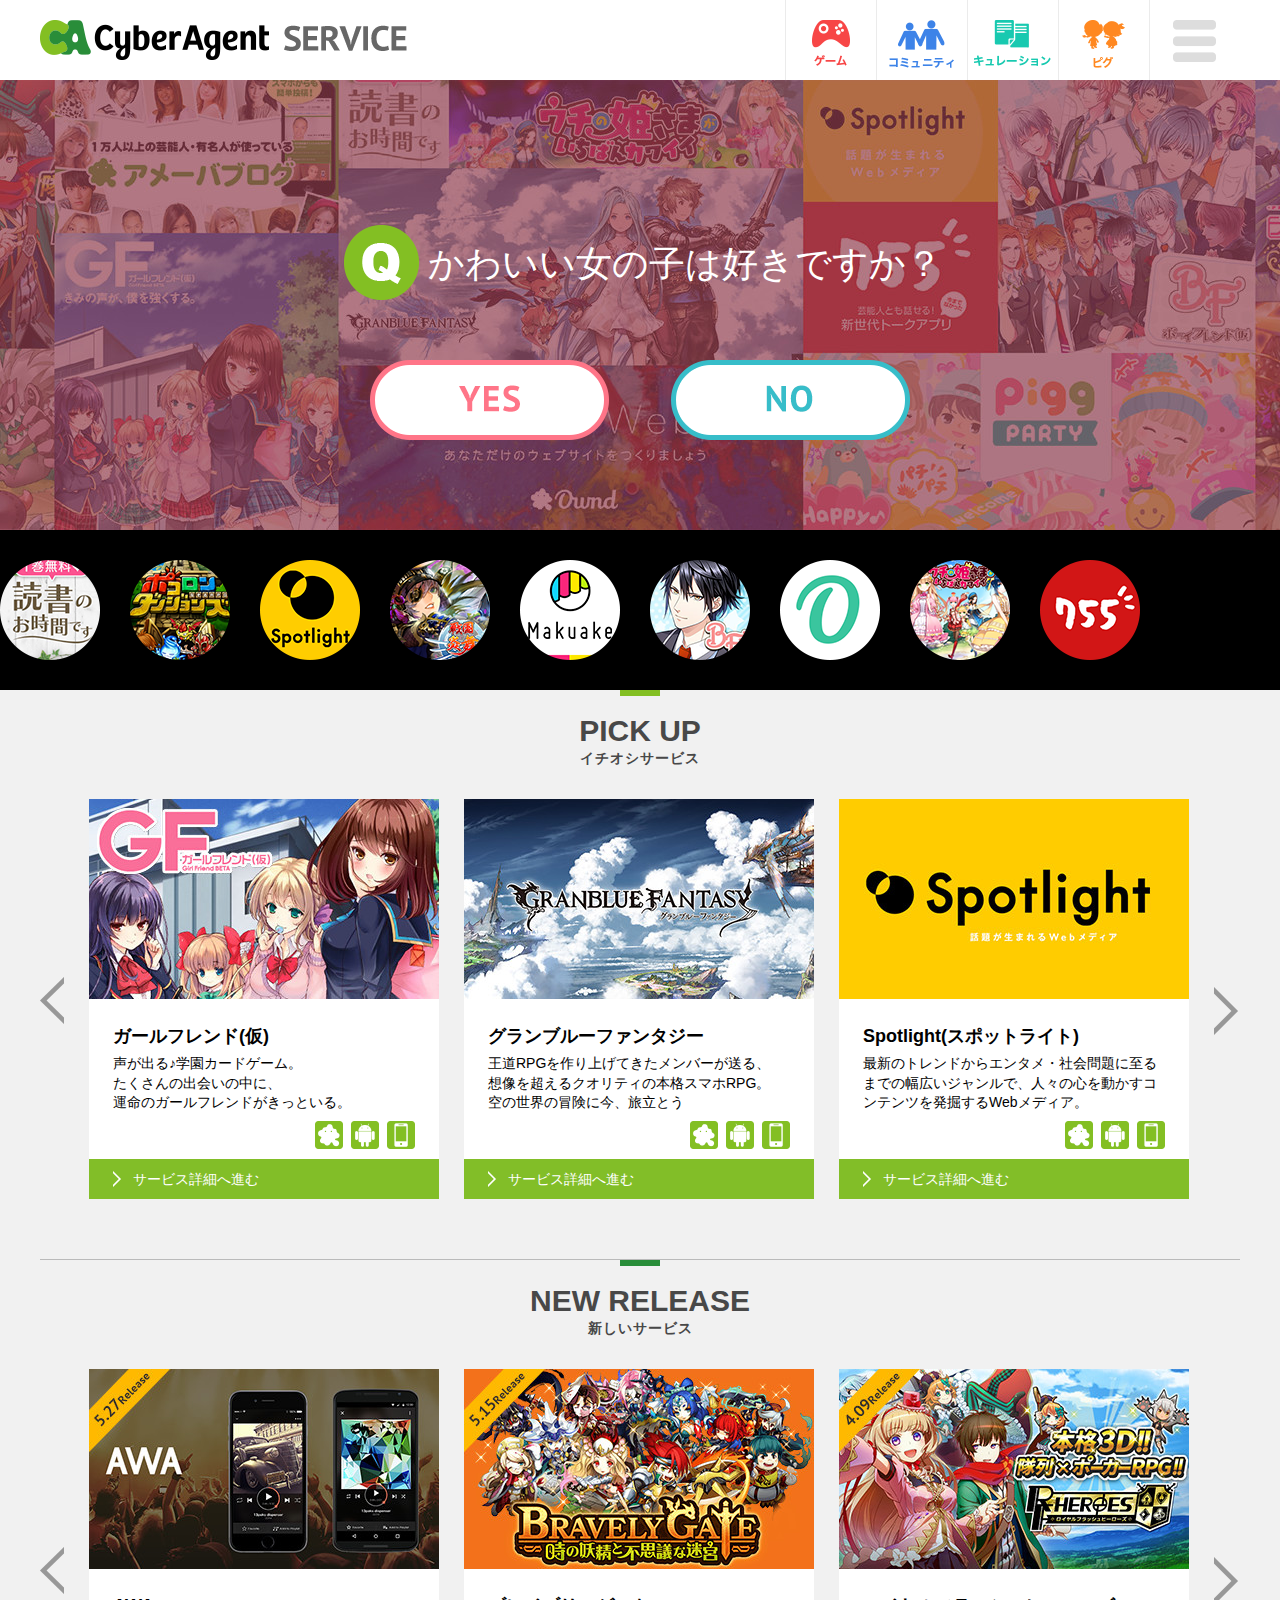
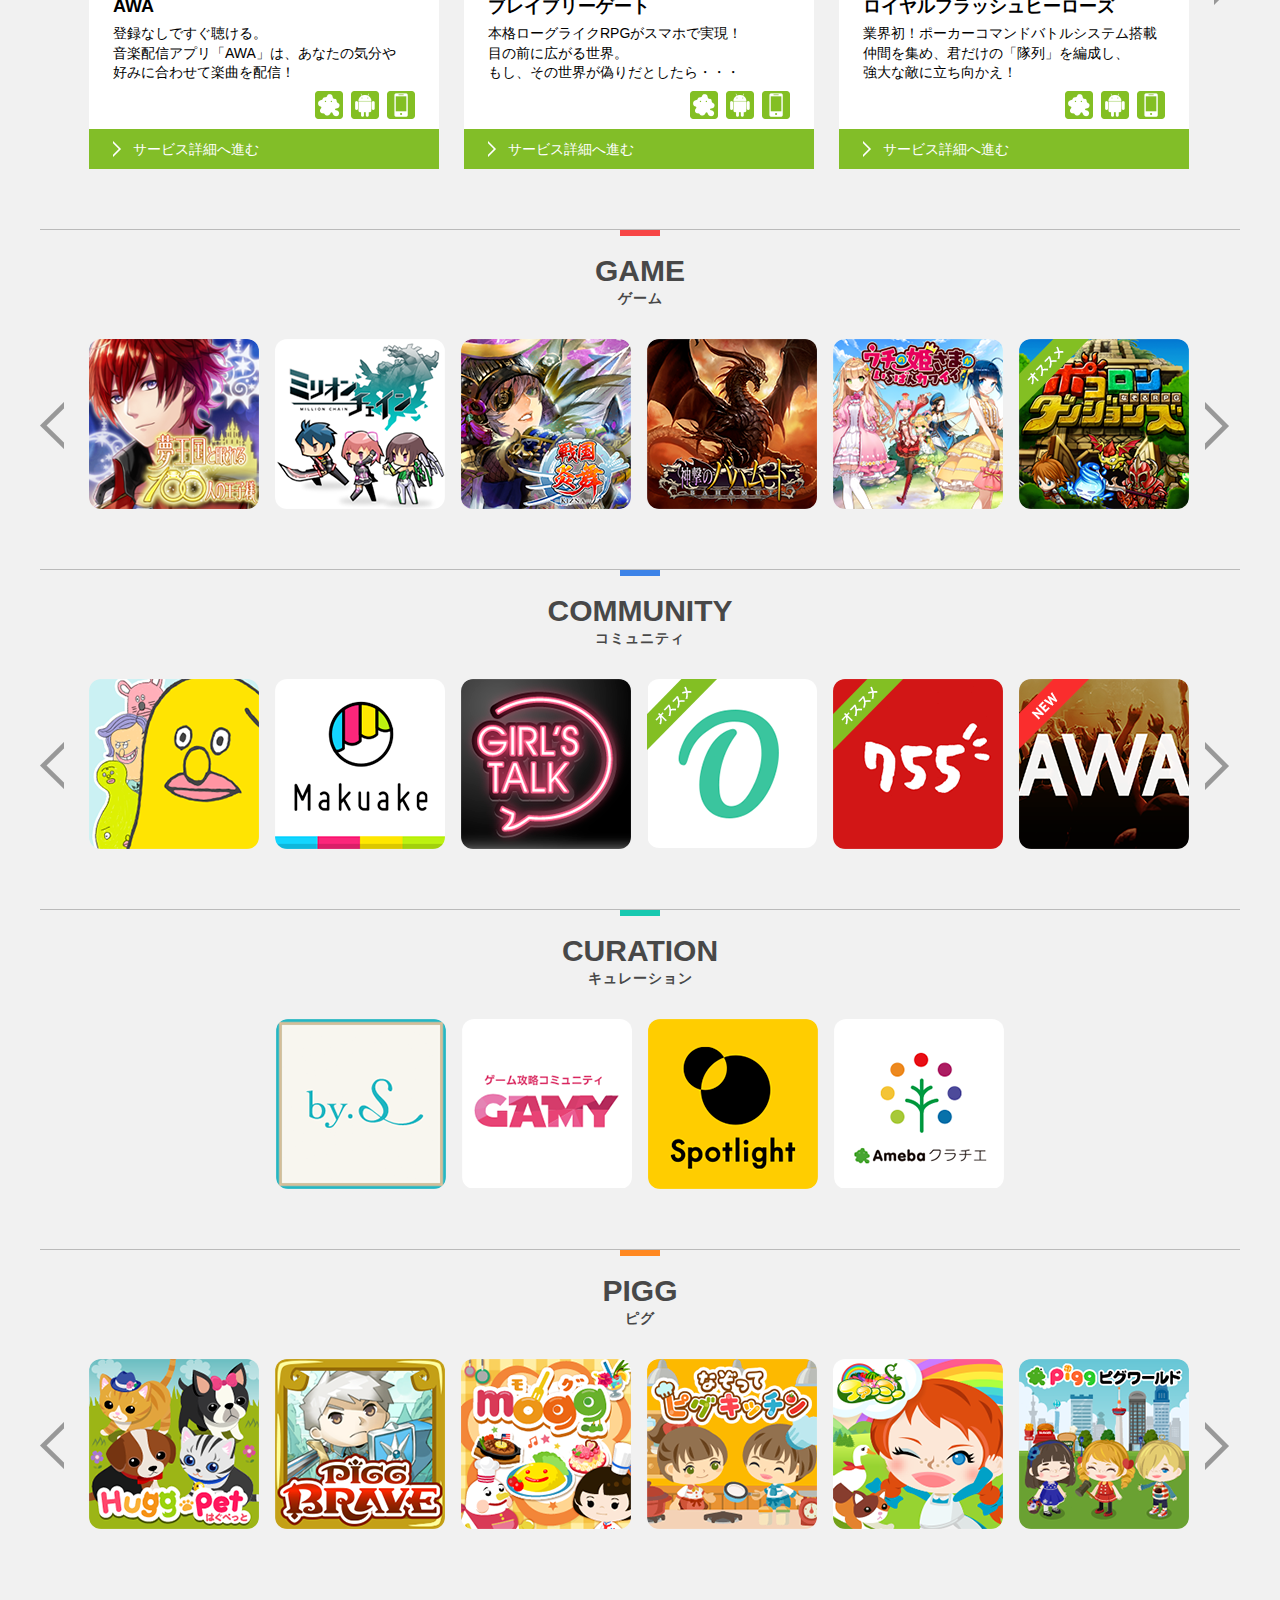
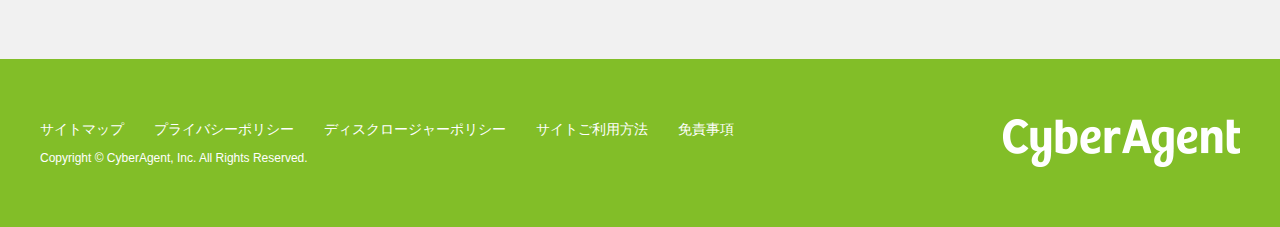
<file: CAservice/html/index02.html>
<!DOCTYPE html>
<html lang="ja">
<head>
	<meta charset="UTF-8">
	<title>CyberAgent SERVICE</title>
	<link rel="stylesheet" href="css/reset.css">
	<link rel="stylesheet" href="css/style.css">
</head>
<body>

		<header>
			<div class="wrapper">
			<h1><a href="#"><img src="img/logo.png" alt="ロゴ"></a></h1>
			<ul class="menu">
				<li><a href=""><img src="img/icon01.png" alt="ゲーム"></a></li>
				<li><a href=""><img src="img/icon02.png" alt="コミュニティ"></a></li>
				<li><a href=""><img src="img/icon03.png" alt="キュレーション"></a></li>
				<li><a href=""><img src="img/icon04.png" alt="ピグ"></a></li>
				<li><a href=""><img src="img/menu.png" alt="メニュー"></a></li>
			</ul>
		</div>
		</header>


		<div class="chart">
			<div class="question-img02">
			<p class="question">かわいい女の子は好きですか？</p>
			<div class="yes-no">
				<div class="yes"><a href="chart.html"></a></div>
				<div class="no"><a href="#"></a></div>
			</div>
		</div>
				<ul class="icon">
					<li><img src="img/dokusyo-s.png" alt="読書のお時間です"></li>
					<li><img src="img/pokoron-s.png" alt="ポコロンダンジョンズ"></li>
					<li><img src="img/spotlight-s.png" alt="Spotlight"></li>
					<li><img src="img/sengoku-s.png" alt="戦国炎舞-KIZNA-"></li>
					<li><img src="img/makuake-s.png" alt="Makuake"></li>
					<li><img src="img/bf-s.png" alt="ボーイフレンド（仮）"></li>
					<li><img src="img/ownd-s.png" alt="Ameba Ownd"></li>
					<li><img src="img/uchihime-s.png" alt="ウチの姫さまがいちばんカワイイ"></li>
					<li><img src="img/755-s.png" alt="755"></li>
					<li><img src="img/awa-s.png" alt="AWA"></li>
					<li><img src="img/little-s.png" alt="リトルノア"></li>
					<li><img src="img/pekori-s.png" alt="ペコリ"></li>
					<li><img src="img/girlstalk-s.png" alt="GIRL'S TALK"></li>
					<li><img src="img/gf-s.png" alt="ガールフレンド（仮）"></li>
					<li><img src="img/granblue-s.png" alt="グランブルーファンタジー"></li>
				</ul>
		</div>
<!-- chart -->


<div class="wrapper">

		<section class="pick-up">
			<h2 class="title-h1">PICK UP<br>
			<span>イチオシサービス</span></h2>

			<div class="contents-inner">

				<div class="left">
					<a href="#"><img src="img/left.png" alt=""></a>
				</div>

				<div class="contents">
					<div class="contents-img"><img src="img/girfriend.jpg" alt=""></div>
					<div class="contents-text">
						<h3>ガールフレンド(仮)</h3>
						<p>声が出る♪学園カードゲーム。<br>
						たくさんの出会いの中に、<br>
						運命のガールフレンドがきっといる。</p>
						<ul class="device">
							<li class="device-inner"><img src="img/ameba.png" alt=""></li>
							<li class="device-inner"><img src="img/android.png" alt=""></li>
							<li class="device-inner"><img src="img/iOS.png" alt=""></li>
						</ul>
					</div>
					<div class="syousai">
						<span class="syousai-icon"><a href="#">サービス詳細へ進む</a></span>
					</div>
				</div>

				<div class="contents">
					<div class="contents-img"><img src="img/granbluefantasy.jpg" alt=""></div>
					<div class="contents-text">
						<h3>グランブルーファンタジー</h3>
						<p>王道RPGを作り上げてきたメンバーが送る、<br>
							想像を超えるクオリティの本格スマホRPG。<br>
							空の世界の冒険に今、旅立とう</p>
							<ul class="device">
								<li class="device-inner"><img src="img/ameba.png" alt=""></li>
								<li class="device-inner"><img src="img/android.png" alt=""></li>
								<li class="device-inner"><img src="img/iOS.png" alt=""></li>
							</ul>
						</div>
						<div class="syousai">
							<span class="syousai-icon"><a href="#">サービス詳細へ進む</a></span>
						</div>
					</div>

					<div class="contents">
						<div class="contents-img"><img src="img/spotlight.jpg" alt=""></div>
						<div class="contents-text">
						<h3>Spotlight(スポットライト)</h3>
						<p>最新のトレンドからエンタメ・社会問題に至る<br>
							までの幅広いジャンルで、人々の心を動かすコ<br>
							ンテンツを発掘するWebメディア。</p>
							<ul class="device">
								<li class="device-inner"><img src="img/ameba.png" alt=""></li>
								<li class="device-inner"><img src="img/android.png" alt=""></li>
								<li class="device-inner"><img src="img/iOS.png" alt=""></li>
							</ul>
						</div>
						<div class="syousai">
							<span class="syousai-icon"><a href="#">サービス詳細へ進む</a></span>
						</div>
				</div>
			</div>

				<div class="right">
					<a href="#"><img src="img/right.png" alt=""></a>
				</div>

</section>
<!-- pick-up -->


<section class="new-release">
	<h2 class="title-h2">NEW RELEASE<br>
	<span>新しいサービス</span></h2>

	<div class="contents-inner">

		<div class="left">
			<a href="#"><img src="img/left.png" alt=""></a>
		</div>

		<div class="contents">
			<div class="contents-img"><img src="img/awa.jpg" alt=""></div>
			<div class="contents-text">
				<h3>AWA</h3>
				<p>登録なしですぐ聴ける。<br>
					音楽配信アプリ「AWA」は、あなたの気分や<br>
					好みに合わせて楽曲を配信！
				</p>
				<ul class="device">
					<li class="device-inner"><img src="img/ameba.png" alt=""></li>
					<li class="device-inner"><img src="img/android.png" alt=""></li>
					<li class="device-inner"><img src="img/iOS.png" alt=""></li>
				</ul>
			</div>
			<div class="syousai">
				<span class="syousai-icon"><a href="#">サービス詳細へ進む</a></span>
			</div>
		</div>

		<div class="contents">
			<div class="contents-img"><img src="img/bravelygate.jpg" alt=""></div>
			<div class="contents-text">
				<h3>ブレイブリーゲート</h3>
				<p>本格ローグライクRPGがスマホで実現！<br>
					目の前に広がる世界。<br>
					もし、その世界が偽りだとしたら・・・</p>
					<ul class="device">
						<li class="device-inner"><img src="img/ameba.png" alt=""></li>
						<li class="device-inner"><img src="img/android.png" alt=""></li>
						<li class="device-inner"><img src="img/iOS.png" alt=""></li>
					</ul>
				</div>
				<div class="syousai">
					<span class="syousai-icon"><a href="#">サービス詳細へ進む</a></span>
				</div>
			</div>

			<div class="contents">
				<div class="contents-img"><img src="img/royalfrashheroes.jpg" alt=""></div>
				<div class="contents-text">
					<h3>ロイヤルフラッシュヒーローズ</h3>
					<p>業界初！ポーカーコマンドバトルシステム搭載<br>
						仲間を集め、君だけの「隊列」を編成し、<br>
						強大な敵に立ち向かえ！</p>
					<ul class="device">
						<li class="device-inner"><img src="img/ameba.png" alt=""></li>
						<li class="device-inner"><img src="img/android.png" alt=""></li>
						<li class="device-inner"><img src="img/iOS.png" alt=""></li>
					</ul>
				</div>
				<div class="syousai">
					<span class="syousai-icon"><a href="#">サービス詳細へ進む</a></span>
				</div>
		</div>
	</div>

		<div class="right">
			<a href="#"><img src="img/right.png" alt=""></a>
		</div>

</section>
<!-- new-release -->


		<section class="category">
			<h2 class="title-h3">GAME<br>
			<span>ゲーム</span></h2>

			<div class="left-c">
				<a href="#"><img src="img/left.png" alt=""></a>
			</div>

			<ul class="category-contents">
				<li>
					<a href="#">
						<figure>
							<img src="img/Yume100.png" alt="">
							<figcaption>
								<h3 class="category-h3">夢王国と<br>
眠れる100人の王子様</h3>
								<p>女性のためのパズルRPG<br>
								100人の王子様全員に<br>
								声優キャスティング！</p>
							</figcaption>
						</figure>
					</a>
				</li>
				<li>
					<a href="#">
						<figure>
							<img src="img/Million.png" alt="">
							<figcaption>
								<h3 class="category-h3">ミリオンチェイン</h3>
								<p>パネルをつなげて巨神を<br>
								討伐せよ！<br>
								パネルアクションRPG</p>
							</figcaption>
						</figure>
					</a>
				</li>
				<li>
					<a href="#">
						<figure>
							<img src="img/Sengoku.png" alt="">
							<figcaption>
								<h3 class="category-h3">戦国炎舞-KIZNA-</h3>
								<p>戦国×リアルタイムバトルの<br>
									融合が、カードゲームの<br>
									歴史を塗り替える！</p>
							</figcaption>
						</figure>
					</a>
				</li>
				<li>
					<a href="#">
						<figure>
							<img src="img/Bahamut.png" alt="">
							<figcaption>
								<h3 class="category-h3">神撃のバハムート</h3>
								<p>全世界1,000万人突破！<br>
									美しいビジュアルの<br>
									ファンタジーカードRPG</p>
							</figcaption>
						</figure>
					</a>
				</li>
				<li>
					<a href="#">
						<figure>
							<img src="img/Uchihime.png" alt="">
							<figcaption>
								<h3 class="category-h3">ウチの姫さまが<br>
								いちばんカワイイ</h3>
								<p>走って斬って、跳ねカエル<br>
									ドラマチック弾丸<br>
									アクションRPG</p>
							</figcaption>
						</figure>
					</a>
				</li>
				<li>
					<a href="#">
						<figure>
							<img src="img/Pokoron.png" alt="">
							<figcaption>
								<h3 class="category-h3">ポコロンダンジョンズ</h3>
								<p>クセになるRPG登場！<br>
									なぞるパズルの不思議な<br>
									ダンジョンを攻略しよう！</p>
							</figcaption>
						</figure>
					</a>
				</li>
			</ul>

			<div class="right-c">
				<a href="#"><img src="img/right.png" alt=""></a>
			</div>

		</section>


		<section class="category">
			<h2 class="title-h4">COMMUNITY<br>
			<span>コミュニティ</span></h2>

			<div class="left-c">
				<a href="#"><img src="img/left.png" alt=""></a>
			</div>

			<ul class="category-contents">
				<li>
					<a href="#">
						<figure>
							<img src="img/Mirucho.png" alt="">
							<figcaption>
								<h3 class="category-h3">きいてよ！ミルチョ</h3>
								<p>ど～でもいいひとりごとで<br>
									ミルチョが育つ！？新感覚<br>
									ひとりごとコミュニティ</p>
							</figcaption>
						</figure>
					</a>
				</li>
				<li>
					<a href="#">
						<figure>
							<img src="img/Makuake.png" alt="">
							<figcaption>
								<h3 class="category-h3">Makuake</h3>
								<p>あなたのアイデアの実現に<br>
									必要な資金を集められる<br>
									クラウドファンディング<br>
									サービス</p>
							</figcaption>
						</figure>
					</a>
				</li>
				<li>
					<a href="#">
						<figure>
							<img src="img/Girlstalk.png" alt="">
							<figcaption>
								<h3 class="category-h3">GIRL'S TALK</h3>
								<p>女性限定完全匿名掲示板<br>
									誰にも話せない秘密の<br>
								トーク、うちあけてみる？</p>
							</figcaption>
						</figure>
					</a>
				</li>
				<li>
					<a href="#">
						<figure>
							<img src="img/Ownd.png" alt="">
							<figcaption>
								<h3 class="category-h3">Ameba Ownd</h3>
								<p>特別な技術や知識は必要<br>
									ありません。あなただけの<br>
									おしゃれなウェブサイトを<br>つくりましょう！</p>
							</figcaption>
						</figure>
					</a>
				</li>
				<li>
					<a href="#">
						<figure>
							<img src="img/755.png" alt="">
							<figcaption>
								<h3 class="category-h3">755</h3>
								<p>著名人が多数参加中！<br>
									返信ももらえる、注目の<br>
									トークライブアプリ！</p>
							</figcaption>
						</figure>
					</a>
				</li>
				<li>
					<a href="#">
						<figure>
							<img src="img/AWA.png" alt="">
							<figcaption>
								<h3 class="category-h3">AWA</h3>
								<p>国内最大級の楽曲数を誇<br>
									る定額制音楽配信サービ<br>
									ス、待望のリリース！</p>
							</figcaption>
						</figure>
					</a>
				</li>
			</ul>

			<div class="right-c">
				<a href="#"><img src="img/right.png" alt=""></a>
			</div>

		</section>


		<section class="curation">
			<h2 class="title-h5">CURATION<br>
			<span>キュレーション</span></h2>
			<ul class="curation-contents">
				<li>
					<a href="#">
						<figure>
							<img src="img/byS.png" alt="">
							<figcaption>
								<h3 class="category-h3">by.S</h3>
								<p>”知ってる”女性御用達！<br>
									ニュース・トレンド・美容<br>
									の情報まとめサイト</p>
							</figcaption>
						</figure>
					</a>
				</li>
				<li>
					<a href="#">
						<figure>
							<img src="img/Gamy.png" alt="">
							<figcaption>
								<h3 class="category-h3">GAMY</h3>
								<p>ゲームの攻略情報を毎日<br>
									お届けするキュレーショ<br>
									ンメディアです</p>
							</figcaption>
						</figure>
					</a>
				</li>
				<li>
					<a href="#">
						<figure>
							<img src="img/Spotlight.png" alt="">
							<figcaption>
								<h3 class="category-h3">Spotlight</h3>
								<p>幅広いジャンルで人々の<br>
									心を動かすコンテンツを<br>
									発掘するWebメディア</p>
							</figcaption>
						</figure>
					</a>
				</li>
				<li>
					<a href="#">
						<figure>
							<img src="img/Kurahsie.png" alt="">
							<figcaption>
								<h3 class="category-h3">Amebaクラチエ</h3>
								<p>暮らしをゆたかにする、<br>
									幅広い知恵と出会える<br>
									情報サイト</p>
							</figcaption>
						</figure>
					</a>
				</li>
			</ul>
		</section>


		<section class="category">
			<h2 class="title-h6">PIGG<br>
			<span>ピグ</span></h2>

			<div class="left-c">
				<a href="#"><img src="img/left.png" alt=""></a>
			</div>

			<ul class="category-contents">
				<li>
					<a href="#">
						<figure>
							<img src="img/Huggpet.png" alt="">
							<figcaption>
								<h3 class="category-h3">あそんで♪HuggPet</h3>
								<p>可愛いきせかえやインテ<br>
									リアを集め、あなただけ<br>
									のペットを育てよう★</p>
							</figcaption>
						</figure>
					</a>
				</li>
				<li>
					<a href="#">
						<figure>
							<img src="img/Piggbrave.png" alt="">
							<figcaption>
								<h3 class="category-h3">ピグブレイブ</h3>
								<p>自分そっくりアバターで仲<br>
									間と冒険するMORPG！最強<br>
									のパーティで闇の勢力に<br>
									立ち向かおう！</p>
							</figcaption>
						</figure>
					</a>
				</li>
				<li>
					<a href="#">
						<figure>
							<img src="img/Mogg.png" alt="">
							<figcaption>
								<h3 class="category-h3">mogg</h3>
								<p>会員300万人突破★ピグで<br>
									遊ぶお料理ゲーム！たく<br>
									さんのレシピを覚えよう♪</p>
							</figcaption>
						</figure>
					</a>
				</li>
				<li>
					<a href="#">
						<figure>
							<img src="img/Kitchen.png" alt="">
							<figcaption>
								<h3 class="category-h3">なぞってピグキッチン</h3>
								<p>ピグを使った生産パズル<br>
									ゲーム！自分だけの素敵<br>
									なキッチンを作ろう！</p>
							</figcaption>
						</figure>
					</a>
				</li>
				<li>
					<a href="#">
						<figure>
							<img src="img/Farmy.png" alt="">
							<figcaption>
								<h3 class="category-h3">ファーミー</h3>
								<p>ピグをつかって野菜や花<br>
									を育てる農園ゲーム！<br>
									最高品質の作物収穫を<br>
									目指せ！</p>
							</figcaption>
						</figure>
					</a>
				</li>
				<li>
					<a href="#">
						<figure>
							<img src="img/Piggworld.png" alt="">
							<figcaption>
								<h3 class="category-h3">ピグワールド</h3>
								<p>市長になってあなただけ<br>
									の街づくり！好きな建物<br>
									を建ててお気に入りの住<br>
									民を住まわせよう♪</p>
							</figcaption>
						</figure>
					</a>
				</li>
			</ul>

			<div class="right-c">
				<a href="#"><img src="img/right.png" alt=""></a>
			</div>

		</section>

	</div>
	<!-- wrapper -->


<footer>
	<div class="footer-inner">
		<div class="footer-left">
			<ul class="footer-contents">
				<li><a href="">サイトマップ</a></li>
				<li><a href="">プライバシーポリシー</a></li>
				<li><a href="">ディスクロージャーポリシー</a></li>
				<li><a href="">サイトご利用方法</a></li>
				<li><a href="">免責事項</a></li>
			</ul>
			<p class="copy">
				<small>
					Copyright &copy; CyberAgent, Inc. All Rights Reserved.
				</small>
			</p>
		</div>
		<div class="footer-logo">
			<img src="img/footer-logo.png" alt="">
		</div>
	</div>
</footer>

</body>
</html>
</file>
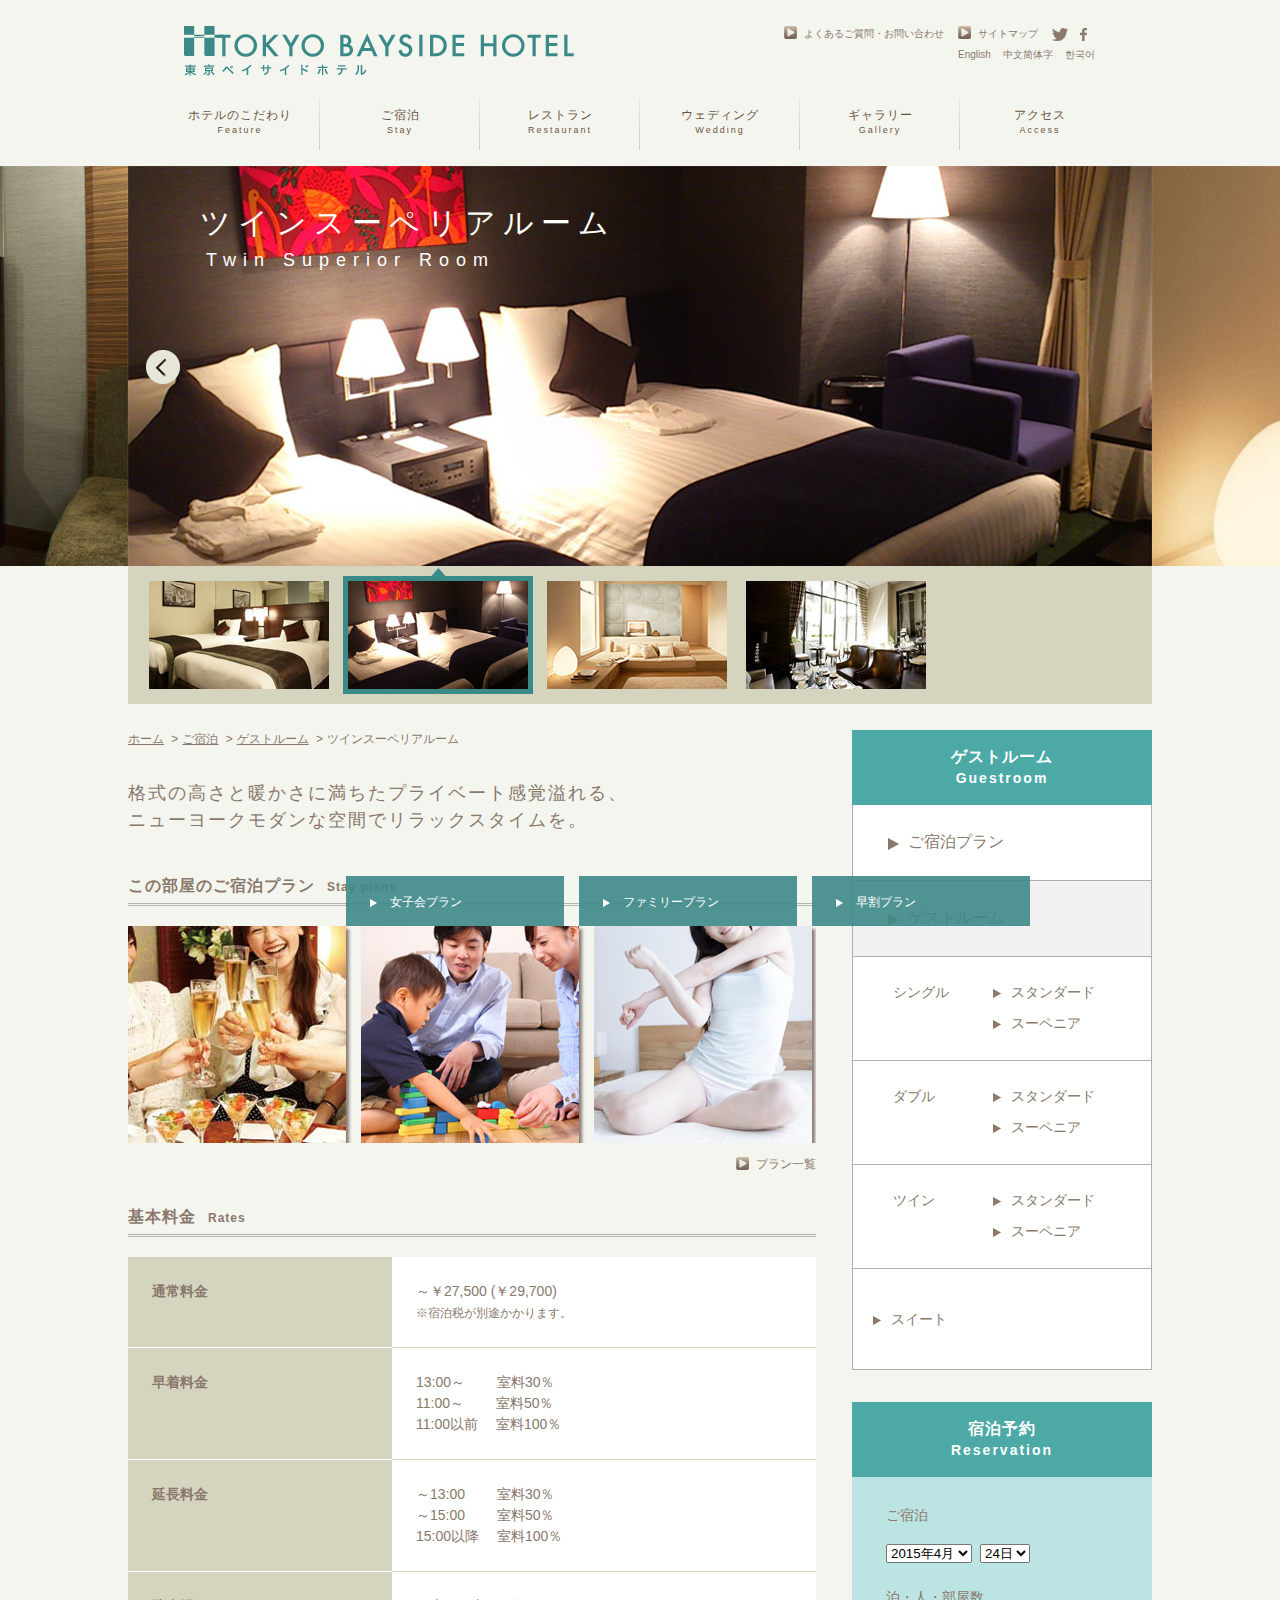
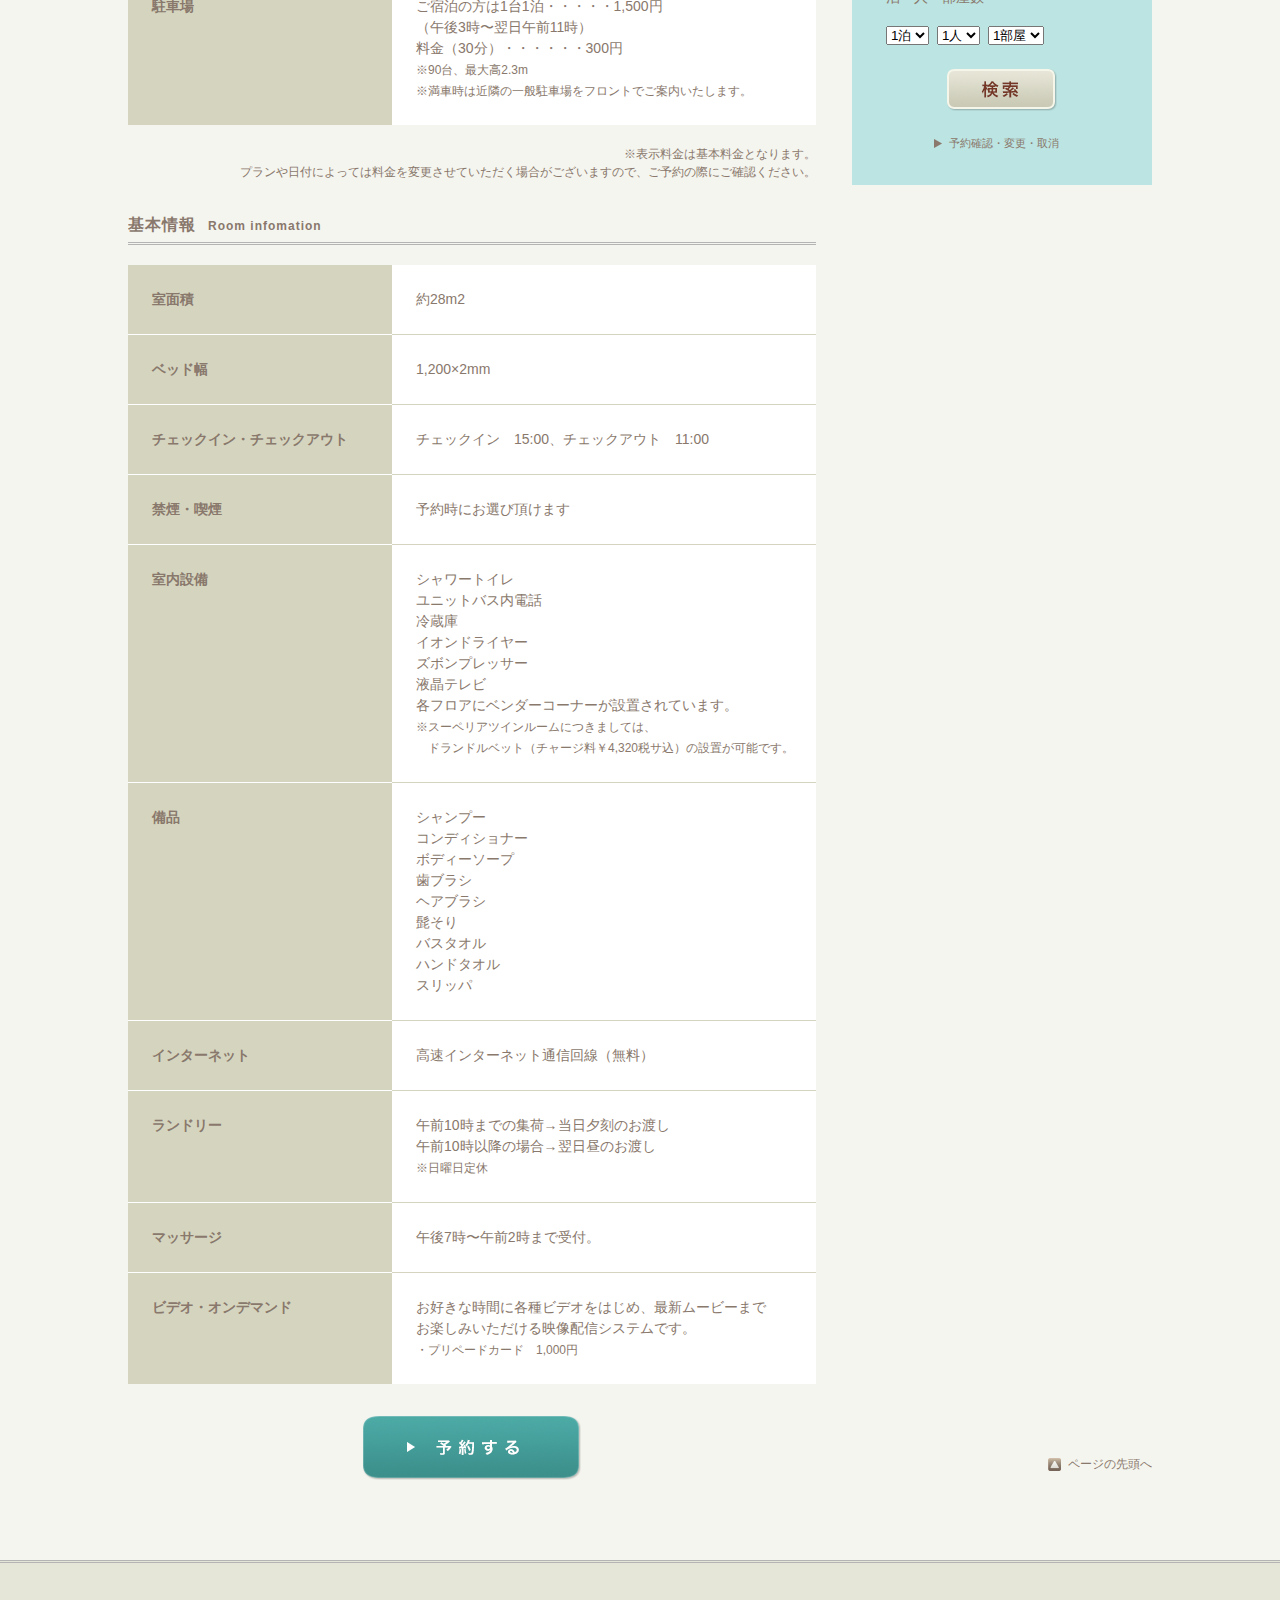
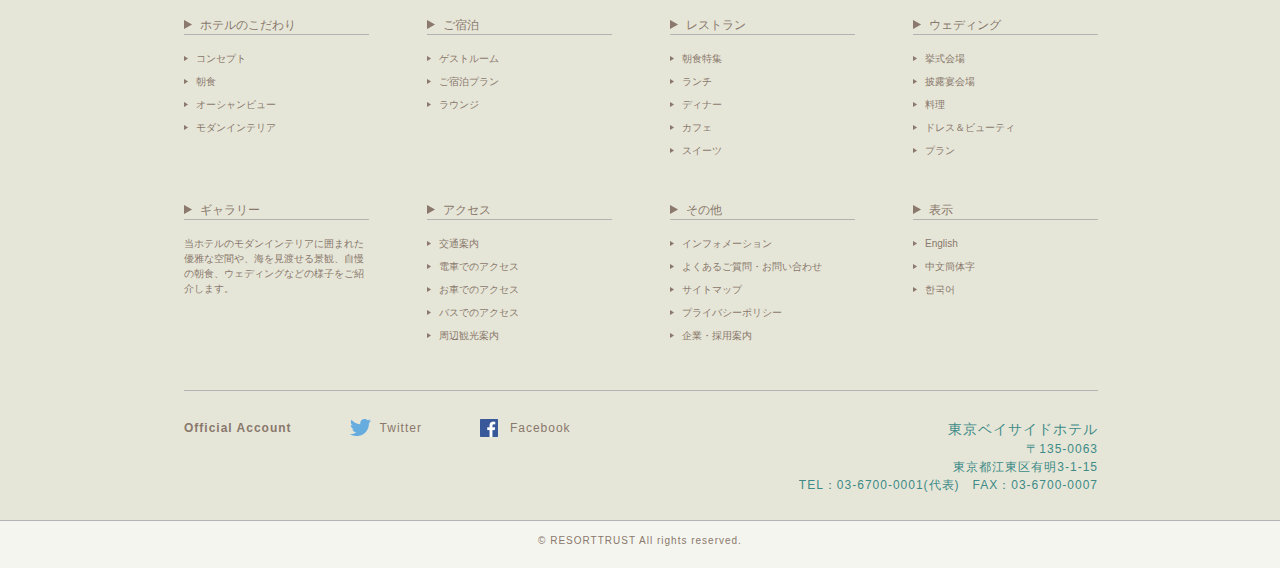
<file: hotel/web/html/guestroom/twinsuperiorroom.html>
<!DOCTYPE html>
<html lang="ja">
<head>
	<meta charset="UTF-8">
	<title>東京ベイサイドホテル</title>
	<link rel="stylesheet" href="css/reset.css">
	<link rel="stylesheet" href="css/style.css">
</head>
<body>
	<div class="wrapper">
		<header>
			<h1><img src="img/logo.png" alt="ロゴ"></h1>
			<div class="header02">
				<ul class="shinsetsu">
					<li class="question"><a href="#">よくあるご質問・お問い合わせ</a></li>
					<li class="sitemap"><a href="#">サイトマップ</a></li>
					<li class="twitter01"><a href="#"><img src="img/twitter01.png" alt="twitter" class="link01"></a></li>
					<li class="facebook01"><a href="#"><img src="img/facebook01.png" alt="Facebook" class="link01"></a></li>
				</ul>
				<ul class="language">
					<li class="eng"><a href="#">English</a></li>
					<li class="chi"><a href="#">中文简体字</a></li>
					<li class="korea"><a href="#">한국어</a></li>
				</ul>
			</div>
		</header>

		<nav class="navigation">
			<ul>
				<li><a href="#">ホテルのこだわり<span>Feature</span></a></li>
				<li><a href="#">ご宿泊<span>Stay</span></a></li>
				<li><a href="#">レストラン<span>Restaurant</span></a></li>
				<li><a href="#">ウェディング<span>Wedding</span></a></li>
				<li><a href="#">ギャラリー<span>Gallery</span></a></li>
				<li><a href="#">アクセス<span>Access</span></a></li>
			</ul>
			</nav>
	</div><!-- wrapper -->

	<div class="mainvisual">
		<p class="name">ツインスーペリアルーム<br>
			<span>Twin Superior Room</span></p>
		<ul>
		<li><img src="img/twinsuperiorroom01.jpg" alt="1"></li><li><img src="img/twinsuperiorroom02.jpg" alt="2"></li><li><img src="img/twinsuperiorroom03.jpg" alt="3"></li>
		</ul>
		<div class="left-right">
			<div class="left-png"><a href="#"><img src="img/left.png" alt="左へ"></a></div>
			<div class="right-png"><a href="#"><img src="img/right.png" alt="右へ"></a></div>
		</div><!-- left-right -->
	<!-- <div>
		<ul>
			<li>1</li>
			<li>2</li>
			<li>3</li>
			<li>4</li>
			<li>5</li>
		</ul>
	</div> -->
	</div><!-- mainvisual -->
	<div class="thumb">
		<ul>
			<li><a href="#"><img src="img/thumb01.jpg" alt="01" class="thumb-jpg"></a></li>
			<li class="active"><a href="#"><img src="img/thumb02.jpg" alt="02" class="thumb-jpg"></a></li>
			<li><a href="#"><img src="img/thumb03.jpg" alt="03" class="thumb-jpg"></a></li>
			<li><a href="#"><img src="img/thumb04.jpg" alt="04" class="thumb-jpg"></a></li>
		</ul>
	</div>

	<div class="wrapper">
		<div class="left">
			<div class="pan">
				<ul>
					<li><a href="index.html">ホーム</a></li>
					<li><a href="#">ご宿泊</a></li>
					<li><a href="#">ゲストルーム</a></li>
					<li>ツインスーペリアルーム</li>
				</ul>
			</div>

			<div class="catch">
				<p>格式の高さと暖かさに満ちたプライベート感覚溢れる、<br>
			ニューヨークモダンな空間でリラックスタイムを。</p>
			</div>

			<section class="plans">
				<h2 class="title">この部屋のご宿泊プラン<span class="title-eng">Stay plans</span></h2>
				<ul>
					<li>
						<a href="#"><img src="img/stayplan01.jpg" alt="女子会プラン">
							<span class="plan-title"><span class="plan-png">女子会プラン</span></span></a></li>
					<li>
						<a href="#"><img src="img/stayplan02.jpg" alt="ファミリープラ">
							<span class="plan-title"><span class="plan-png">ファミリープラン</span></span></a></li>
					<li>
						<a href="#"><img src="img/stayplan03.jpg" alt="早割プラン">
							<span class="plan-title"><span class="plan-png">早割プラン</span></span></a></li>
				</ul>
				<div class="planslink"><a href="＃"><span class="planslink-png">プラン一覧</span></a></div>
			</section>

		<div class="tables">
			<section class="rates">
				<h2 class="title">基本料金<span class="title-eng">Rates</span></h2>
				<table>
					<tr>
						<th>通常料金</th>
						<td>～￥27,500 (￥29,700)<br>
							<span class="text-small">※宿泊税が別途かかります。</span></td>
					</tr>
					<tr>
						<th>早着料金</th>
						<td>13:00～　　  室料30％<br>
							11:00～　　  室料50％<br>
							11:00以前　  室料100％</td>
					</tr>
					<tr>
						<th>延長料金</th>
						<td>～13:00　　 室料30％<br>
							～15:00　　  室料50％<br>
							15:00以降　  室料100％</td>
					</tr>
					<tr>
						<th>駐車場</th>
						<td>ご宿泊の方は1台1泊・・・・・1,500円<br>
							（午後3時〜翌日午前11時）<br>
							料金（30分）・・・・・・300円<br>
							<span class="text-small">※90台、最大高2.3m<br>
							※満車時は近隣の一般駐車場をフロントでご案内いたします。</span></td>
					</tr>
				</table>
				<p class="rates-text">※表示料金は基本料金となります。<br>
				プランや日付によっては料金を変更させていただく場合がございますので、ご予約の際にご確認ください。</p>
			</section>

			<section class="room-infomation">
				<h2 class="title">基本情報<span class="title-eng">Room infomation</span></h2>
				<table>
					<tr>
						<th>室面積</th>
						<td>約28m2</td>
					</tr>
					<tr>
						<th>ベッド幅</th>
						<td>1,200×2mm</td>
					</tr>
					<tr>
						<th>チェックイン・チェックアウト</th>
						<td>チェックイン　15:00、チェックアウト　11:00</td>
					</tr>
					<tr>
						<th>禁煙・喫煙</th>
						<td>予約時にお選び頂けます</td>
					</tr>
					<tr>
						<th>室内設備</th>
						<td>シャワートイレ<br>
						ユニットバス内電話<br>
						冷蔵庫<br>
						イオンドライヤー<br>
						ズボンプレッサー<br>
						液晶テレビ<br>
						各フロアにベンダーコーナーが設置されています。<br>
						<span class="text-small">※スーペリアツインルームにつきましては、<br>
						　ドランドルベット（チャージ料￥4,320税サ込）の設置が可能です。</span></td>
					</tr>
					<tr>
						<th>備品</th>
						<td>シャンプー<br>
						コンディショナー<br>
						ボディーソープ<br>
						歯ブラシ<br>
						ヘアブラシ<br>
						髭そり<br>
						バスタオル<br>
						ハンドタオル<br>
						スリッパ</td>
					</tr>
					<tr>
						<th>インターネット</th>
						<td>高速インターネット通信回線（無料）</td>
					</tr>
					<tr>
						<th>ランドリー</th>
						<td>午前10時までの集荷→当日夕刻のお渡し<br>
						午前10時以降の場合→翌日昼のお渡し<br>
						<span class="text-small">※日曜日定休</span></td>
					</tr>
					<tr>
						<th>マッサージ</th>
						<td>午後7時〜午前2時まで受付。</td>
					</tr>
					<tr>
						<th>ビデオ・オンデマンド</th>
						<td>お好きな時間に各種ビデオをはじめ、最新ムービーまで<br>
						お楽しみいただける映像配信システムです。<br>
						<span class="text-small">・プリペードカード　1,000円</span></td>
					</tr>
				</table>
			</section>
		</div>

			<div class="reservation-botton">
				<a href="#"><img src="img/reservation.png" alt="この部屋を予約する"></a>
			</div>
		</div><!-- left -->

		<div class="right">
			<section class="guestroom">
				<h2 class="right-title">ゲストルーム<br>
				<span>Guestroom</span></h2>
			<div class="guestroom-inner">
				<ul>
					<li class="guestroom01"><a href="#"><span class="guestroom-png">ご宿泊プラン</span></a></li>
					<li class="guestroom02"><span class="guestroom-png">ゲストルーム</span></li>
					<li class="standard-superior"><p>シングル</p>
					<ul class="guestroom-inner02">
						<li><a href="#"><span class="standard-superior-png">スタンダード</span></a></li>
						<li><a href="#"><span class="standard-superior-png">スーペニア</span></a></li>
					</ul>
					</li>
					<li class="standard-superior"><p>ダブル</p>
					<ul>
						<li><a href="#"><span class="standard-superior-png">スタンダード</span></a></li>
						<li><a href="#"><span class="standard-superior-png">スーペニア</span></a></li>
					</ul>
					</li>
					<li class="standard-superior"><p>ツイン</p>
					<ul class="guestroom-inner02">
						<li><a href="#"><span class="standard-superior-png">スタンダード</span></a></li>
						<li><a href="#"><span class="standard-superior-png">スーペニア</span></a></li>
					</ul>
					</li>
					<li class="suite"><a href="#"><span class="standard-superior-png">スイート</a></li>
				</ul>
			</div>
			</section>

		<div class="reservation">
			<form action="reserve.php">
				<h2 class="right-title">宿泊予約<br>
				<span>Reservation</span></h2>
				<dl>
					<dt>ご宿泊</dt>
					<dd class="form"><select name="yearmonth" id="yearmonth">
						<option value="201504">2015年4月</option>
						<option value="201505">2015年5月</option>
						<option value="201506">2015年6月</option>
						<option value="201507">2015年7月</option>
						<option value="201508">2015年8月</option>
					</select>
					</dd>
					<dd><select name="day" id="day">
						<option value="24日">24日</option>
						<option value="25日">25日</option>
						<option value="26日">26日</option>
						<option value="27日">27日</option>
						<option value="28日">28日</option>
						<option value="29日">29日</option>
					</select>
					</dd>
					<dt>泊・人・部屋数</dt>
					<dd class="form"><select name="nights" id="nights">
						<option value="1泊">1泊</option>
						<option value="2泊">2泊</option>
						<option value="3泊">3泊</option>
						<option value="4泊">4泊</option>
						<option value="5泊">5泊</option>
					</select>
					</dd>
					<dd class="form"><select name="people" id="people">
						<option value="1人">1人</option>
						<option value="2人">2人</option>
						<option value="3人">3人</option>
						<option value="4人">4人</option>
						<option value="5人">5人</option>
					</select>
					</dd>
					<dd><select name="rooms" id="rooms">
						<option value="1部屋">1部屋</option>
						<option value="2部屋">2部屋</option>
						<option value="3部屋">3部屋</option>
						<option value="4部屋">4部屋</option>
						<option value="5部屋">5部屋</option>
					</select>
					</dd>
					<dd class="search"><a href="#"><img src="img/search.png" alt="検索"></a></dd>
					<dd class="cansel"><a href="#">予約確認・変更・取消</a></dd>
				</dl>
			</form>
		</div>

			<div class="top">
				<a href="index.html">ページの先頭へ</a>
			</div>
		</div><!-- right -->
	</div><!-- wrapper -->

			<footer>
				<div class="footer-inner">
					<nav class="list">
						<ul>
							<li>
								<dl><dt><a href="#">ホテルのこだわり</a></dt>
									<dd><a href="#">コンセプト</a></dd>
									<dd><a href="#">朝食</a></dd>
									<dd><a href="#">オーシャンビュー</a></dd>
									<dd><a href="#">モダンインテリア</a></dd>
								</dl>
							</li>
							<li>
								<dl><dt><a href="#">ご宿泊</a></dt>
									<dd><a href="#">ゲストルーム</a></dd>
									<dd><a href="#">ご宿泊プラン</a></dd>
									<dd><a href="#">ラウンジ</a></dd>
								</dl>
							</li>
							<li>
								<dl><dt><a href="#">レストラン</a></dt>
									<dd><a href="#">朝食特集</a></dd>
									<dd><a href="#">ランチ</a></dd>
									<dd><a href="#">ディナー</a></dd>
									<dd><a href="#">カフェ</a></dd>
									<dd><a href="#">スイーツ</a></dd>
								</dl>
							</li>
							<li>
								<dl><dt><a href="#">ウェディング</a></dt>
									<dd><a href="#">挙式会場</a></dd>
									<dd><a href="#">披露宴会場</a></dd>
									<dd><a href="#">料理</a></dd>
									<dd><a href="#">ドレス＆ビューティ</a></dd>
									<dd><a href="#">プラン</a></dd>
								</dl>
							</li>
						</ul>
						<ul>
							<li>
								<p class="gallery"><a href="#">ギャラリー</a></p>
									<p class="gallery-text">当ホテルのモダンインテリアに囲まれた優雅な空間や、海を見渡せる景観、自慢の朝食、ウェディングなどの様子をご紹介します。</p>
							</li>
							<li>
								<dl><dt><a href="#">アクセス</a></dt>
									<dd><a href="#">交通案内</a></dd>
									<dd><a href="#">電車でのアクセス</a></dd>
									<dd><a href="#">お車でのアクセス</a></dd>
									<dd><a href="#">バスでのアクセス</a></dd>
									<dd><a href="#">周辺観光案内</a></dd>
								</dl>
							</li>
							<li>
								<dl><dt><a href="#">その他</a></dt>
									<dd><a href="#">インフォメーション</a></dd>
									<dd><a href="#">よくあるご質問・お問い合わせ</a></dd>
									<dd><a href="#">サイトマップ</a></dd>
									<dd><a href="#">プライバシーポリシー</a></dd>
									<dd><a href="#">企業・採用案内</a></dd>
								</dl>
							</li>
							<li>
								<dl><dt>表示</dt>
									<dd><a href="#">English</a></dd>
									<dd><a href="#">中文簡体字</a></dd>
									<dd><a href="#">한국어</a></dd>
								</dl>
							</li>
						</ul>
					</nav>

					<div class="footer-inner02">
						<section class="official-account">
							<h3>Official Account</h3>
								<ul>
									<li class="twitter02"><a href="#">Twitter</a></li>
									<li class="facebook02"><a href="#">Facebook</a></li>
								</ul>
						</section>
						<div class="adress">
							<p><span>東京ベイサイドホテル</span><br>
							〒135-0063<br>
							東京都江東区有明3-1-15<br>
							TEL：03-6700-0001(代表)　FAX：03-6700-0007</p>
						</div><!-- adress -->
					</div><!-- footer-inner02 -->
				</div><!-- footer-inner -->
			</footer>
				<p class="copy">
					<small>
					&copy; RESORTTRUST All rights reserved.
					</small>
				</p>
	</body>
	</html>
</file>
<file: CAservice/html/css/style.css>
/* CASのcss */

body{
	font-size:14px;
	font-family: PT Sans,sans-serif;
	line-height:1.5;
	color:#000;
	background-color: #f1f1f1;
}
.wrapper{
	width:1200px;
	margin:0 auto 0;
}

a:link,
a:visited{
	color:#fff;
	text-decoration:none;
}
a:hover{
	color:#000;
	text-decoration: none;
}

/*
★★★★★★★★★★★★★★★★★★★★★★★★★★★★
ヘッダー
★★★★★★★★★★★★★★★★★★★★★★★★★★★★
 */

header{
	width: 100%;
	background-color: #fff;
	height:80px;
	overflow:hidden;
}

h1{
	margin-top:20px;
	width:367px;
	height:40px;
	float:left;
}
ul.menu{
	float: right;
	overflow: hidden;
}
ul.menu li{
	float:left;
	width:91px;
	height:80px;
	padding-top: 20px;
	text-align:center;
	background:url(../img/line01.png)left top no-repeat;
}
ul.menu li a img{
	-webkit-transition: 0.3s ease-in-out;
	-moz-transition: 0.3s ease-in-out;
	-o-transition: 0.3s ease-in-out;
	transition: 0.3s ease-in-out;
}
ul.menu li a:hover img{
	opacity: 0.6;
}


/*
★★★★★★★★★★★★★★★★★★★★★★★★★★★★
質問
★★★★★★★★★★★★★★★★★★★★★★★★★★★★
 */

.chart{
	position: relative;
	height: 610px;
}
.question-img01{
	overflow: hidden;
	position: absolute;
	width: 100%;
	height: 450px;
	z-index: 5;
	text-align: center;
	margin: 0 auto;
	background:url(../img/chart01.jpg)center 0 no-repeat;
	background-size: cover;
}
.question-img02{
	overflow: hidden;
	position: absolute;
	width: 100%;
	height: 450px;
	z-index: 5;
	text-align: center;
	margin: 0 auto;
	background:url(../img/chart02.jpg)center 0 no-repeat;
	background-size: cover;
}
.question{
	width: 622px;
	height: 75px;
	left: 60px;
	right: 0;
	margin: auto;
	position: absolute;
	z-index: 10;
	color: #fff;
	font-size: 36px;
	top:145px;
	text-align: center;
	padding-left: 30px;
	padding-top: 12px;
	background:url(../img/Q.png)left 0 no-repeat;
}

.yes-no{
	left: 0;
	right: 0;
	margin: auto;
	position: absolute;
	height: 80px;
	width: 540px;
	overflow: hidden;
	top:280px;
	z-index: 10;
}
.yes a{
	display: block;
	width: 239px;
	height: 80px;
	background: url(../img/yes.png) no-repeat 0 0;
}
.yes a:hover{
	background-position: 0 bottom;
}
.yes{
	float: left;
}
.no{
	float: right;
}
.no a{
	display: block;
	width: 239px;
	height: 80px;
	background: url(../img/no.png) no-repeat 0 0;
}
.no a:hover{
	background-position: 0 bottom;
}
ul.icon{
	position: absolute;
	top: 450px;
	width: 100%;
	z-index:10;
	height: 130px;
	padding-top: 30px;
	background-color: #000;
	overflow: hidden;
}
ul.icon li{
	width: 100px;
	height: 100px;
	margin-right: 30px;
	margin-bottom: 50px;
	float: left;
}

/*
★★★★★★★★★★★★★★★★★★★★★★★★★★★★
質問結果
★★★★★★★★★★★★★★★★★★★★★★★★★★★★
 */

.chart-gf{
	width: 100%;
	height: 610px;
	text-align: center;
	margin: 0 auto;
	position: relative;
	background:url(../img/chart-gf-back.jpg)center 0 no-repeat;
	background-size: cover;
}
.chart-gf-img{
/* 	position: absolute;
width: 1200px;
height: 610px; */
	z-index: 5;
	text-align: center;
	margin: 0 auto;
}
.chart-gf-back{
	position: absolute;
	width: 100%;
	height: 610px;
	z-index: 3;
	text-align: center;
	left: 0;
	right: 0;
	margin: auto;
}
.fukidashi{
	left: 30px;
	right: 0;
	margin: auto;
	position: absolute;
	height: 299px;
	width: 429px;
	overflow: hidden;
	top:190px;
	z-index: 10;
}
.kanojo{
	left: 930px;
	right: 0;
	margin: auto;
	position: absolute;
	height: 190px;
	width: 230px;
	overflow: hidden;
	top:350px;
	z-index: 10;
}
.tweet{
	left: 600px;
	right: 0;
	margin: auto;
	position: absolute;
	height: 138px;
	width: 164px;
	overflow: hidden;
	top:460px;
	z-index: 10;
}





/*
★★★★★★★★★★★★★★★★★★★★★★★★★★★★
PICKUP&NEW
★★★★★★★★★★★★★★★★★★★★★★★★★★★★
 */

.pick-up{
	overflow: hidden;
	margin-bottom: 40px;
}
.new-release{
	overflow: hidden;
	margin-bottom: 40px;
}

.h1-png{
	width: 100%;
	text-align: center;
	margin-top: -16px;
}
.h-png span{
	height: 6px;
	margin-top: -20px;
}
.title-h1{
	background: URL(../img/h1.png) no-repeat center 0;
	margin-bottom: 30px;
	padding-top: 30px;
	text-align: center;
	font-size: 30px;
	font-family: PT Sans,sans-serif;
	color: #484848;
	line-height: 22px;
}
.title-h1 span{
	font-size: 14px;
	letter-spacing: 1px;
}
.title-h2{
	border-top: 1px #bababa solid;
	background: URL(../img/h2.png) no-repeat center 0;
	margin: 20px 0 30px 0;
	padding-top: 30px;
	text-align: center;
	font-size: 30px;
	font-family: PT Sans,sans-serif;
	color: #484848;
	line-height: 22px;
}
.title-h2 span{
	font-size: 14px;
	letter-spacing: 1px;
}

.contents-inner{
	margin-bottom: 40px;
}

.left{
	float: left;
	margin-top: 178px;
	margin-right: 25px;
}
.left a:link,
a:visited{
	text-decoration: none;
}
.left-c{
	float: left;
	margin-top: 63px;
	margin-right: 25px;
}
.contents{
	float: left;
	margin-right: 25px;
}
.contents-img{
	width: 350px;
	height: 200px;
}
h3{
	font-size: 18px;
	margin-bottom: 4px;
}
.contents-text{
	width: 302px;
	height: 112px;
	background-color: #fff;
	padding: 24px;
}
.contents-text p{
	line-height: 1.4;
}
.device{
	width: 100px;
	height: 28px;
	margin: 8px 0 0 202px;
	overflow: hidden;
}
.device-inner{
	width: 28px;
	height: 28px;
	float: left;
	margin-right: 8px;
}
ul.device li:last-child{
	margin-right: 0;
}
.syousai{
	color: #fff;
	background-color: #82be28;
	width: 350px;
	height: 30px;
	padding-top: 10px;
}
.syousai-icon{
	margin-left: 24px;
	padding-left: 20px;
	background: URL(../img/go.png) no-repeat 0 0;
}
.right{
	float: left;
	margin-top: 178px;
}
.right-c{
	float: left;
	margin-top: 63px;
}


/*
★★★★★★★★★★★★★★★★★★★★★★★★★★★★
カテゴリー別
★★★★★★★★★★★★★★★★★★★★★★★★★★★★
 */

.category{
	overflow: hidden;
	margin-bottom: 40px;
}
.title-h3{
	border-top: 1px #bababa solid;
	background: URL(../img/h3.png) no-repeat center 0;
	margin: 20px 0 30px 0;
	padding-top: 30px;
	text-align: center;
	font-size: 30px;
	font-family: PT Sans,sans-serif;
	color: #484848;
	line-height: 22px;
}
.title-h3 span{
	font-size: 14px;
	letter-spacing: 1px;
}
.title-h4{
	border-top: 1px #bababa solid;
	background: URL(../img/h4.png) no-repeat center 0;
	margin: 20px 0 30px 0;
	padding-top: 30px;
	text-align: center;
	font-size: 30px;
	font-family: PT Sans,sans-serif;
	color: #484848;
	line-height: 22px;
}
.title-h4 span{
	font-size: 14px;
	letter-spacing: 1px;
}
.title-h5{
	border-top: 1px #bababa solid;
	background: URL(../img/h5.png) no-repeat center 0;
	margin: 20px 0 30px 0;
	padding-top: 30px;
	text-align: center;
	font-size: 30px;
	font-family: PT Sans,sans-serif;
	color: #484848;
	line-height: 22px;
}
.title-h5 span{
	font-size: 14px;
	letter-spacing: 1px;
}
.title-h6{
	border-top: 1px #bababa solid;
	background: URL(../img/h6.png) no-repeat center 0;
	margin: 20px 0 30px 0;
	padding-top: 30px;
	text-align: center;
	font-size: 30px;
	font-family: PT Sans,sans-serif;
	color: #484848;
	line-height: 22px;
}
.title-h6 span{
	font-size: 14px;
	letter-spacing: 1px;
}

ul.category-contents li{
	float: left;
	margin-right: 16px;
}

.curation{
	overflow: hidden;
	margin-bottom: 40px;
	text-align: center;
}
ul.curation-contents{
	margin: 0 auto;
	width: 729px;
}
ul.curation-contents li{
	float: left;
	margin-right: 16px;
}
ul.curation-contents li:last-child{
	margin-right: 0;
}


/*
★★★★★★★★★★★★★★★★★★★★★★★★★★★★
フッター
★★★★★★★★★★★★★★★★★★★★★★★★★★★★
 */

footer{
	margin-top: 130px;
	width:100%;
	height:168px;
	overflow:hidden;
	background-color: #82be28;
}
footer a:hover{
	color:#000;
	border-bottom: 1px #000 dotted;
}

.footer-inner{
	width: 1200px;
	padding-top: 60px;
	margin: 0 auto;
	overflow: hidden;
}
.footer-left{
	float: left;
}
ul.footer-contents li{
	float: left;
	margin-right: 30px;
}
.copy{
	color: #fff;
	font-size: 12px;
	margin-top: 30px;
}
.footer-logo{
	float: right;
}


/*
★★★★★★★★★★★★★★★★★★★★★★★★★★★★
hover設定
★★★★★★★★★★★★★★★★★★★★★★★★★★★★
 */

figure {
	position: relative;
	overflow: hidden;
	width: 170px;
	border-radius: 12px;
}
figcaption {
	border-radius: 12px;
	color: #fff;
	position: absolute;
	top: 0;
	left: 0;
	z-index: 2;
	width: 138px;
	height: 140px;
	padding: 30px 16px 0 16px;
	background: rgba(0,0,0,.6);
	-webkit-transform: rotateX(-180deg);
	transform: rotateX(-180deg);
	-webkit-transition: .5s;
	transition: .5s;
	opacity: 0;
}
figure:hover figcaption {
	-webkit-transform: rotateX(0);
	transform: rotateX(0);
	opacity: 1;
}
.category-h3{
	font-size: 14px;
}
figcaption p{
	padding-top: 16px;
	font-size: 12px;
}
.curation-contents figcaption{
	text-align: left;
	color: #fff;
	position: absolute;
	top: 0;
	left: 0;
	z-index: 2;
	width: 100%;
	height: 100%;
	padding: 30px 16px 0 16px;
	background: rgba(0,0,0,.6);
	-webkit-transform: rotateX(-180deg);
	transform: rotateX(-180deg);
	-webkit-transition: .5s;
	transition: .5s;
	opacity: 0;
}
</file>
<file: hotel/web/html/index/css/style.css>
body{
	font-size:12px;
	font-family:Futura,sans-serif;
	line-height:1.5;
	color:#89786c;
	background-color: #f5f5ef;
}

.wrapper{
	width:1024px;
	margin:26px auto 0;
}

a:link,
a:visited{
	color:#89786c;
	text-decoration:none;
}
a:hover{
	color:#ccc;
	text-decoration: underline;
}

header{
	height:64px;
	overflow:hidden;
}

h1{
	margin-left:56px;
	width:390px;
	height:50px;
	float:left;
}
.header02{
	font-size:10px;
	width:316px;
	height:35px;
	float:right;
	margin-right:56px;
	overflow:hidden;
}
.shinsetsu{
	width: 316px;
	height:13px;
	margin-bottom:8px;
}
.shinsetsu a:hover img {
  opacity: 0.7;
  filter: shinsetsu(opacity=60);
  -ms-filter: "shinsetsu(opacity=70)";
}
.question{
	float:left;
	margin-right:14px;
}
.sitemap{
	float:left;
	margin-right:14px;
}
.twitter01{
	float:left;
	margin-right:4px;
}
.facebook01{
	float:left;
}
.link01{
	margin-right:8px;
}
.language{
	width:138px;
	float:right;
	overflow:hidden;
}
.eng{
	float:left;
	margin-right:12px;
}
.chi{
	float:left;
	margin-right:12px;
}
.korea{
	float:left;
}

.navigation{
	text-align: center;
}
.navigation ul{
	width:960px;
	margin:8px auto 8px;
	overflow: hidden;
}
.navigation ul li{
	font-size:12px;
	font-family:Futura,Helvetica,Arial,sans-serif;
	float:left;
	width:160px;
	height:52px;
	padding-top:8px;
	text-align:center;
	background:url(../img/line01.png)right top no-repeat;
}
.navigation ul li:last-child{
	margin-right:0;
	background:none;
}
.navigation ul li a:link,
.navigation ul li a:visited{
	color:#6a5441;
	text-decoration:none;
	letter-spacing: 1px;
	line-height:1.5;
	display:block;
}
.navigation ul li a:hover{
	color: #19aea8;
}
.navigation ul span{
	width:160px;
	font-size:9px;
	display:block;
	text-align:center;
	letter-spacing: 2px;
}
.mainvisual{
	overflow: hidden;
	position: relative;
/* 	background:URL(../img/mainvisual.jpg) center center no-repeat;
 */	width: 100%;
	height: 400px;
}
.mainvisual ul{
	width: 5120px;
	height: 400px;
	position: absolute;
	left: 50%;
	margin-left: -2560px;
}
.mainvisual ul li{
	float: left;
	width: 1024px;
	z-index:5;
}

.left-png{
	position:absolute;
	z-index:10;
	top: 184px;
	left:50%;
	margin-left: -494px;
}
.right-png{
	position:absolute;
	top: 184px;
	left: 50%;
	margin-left: 460px;
}

.reservation{
	text-align: left;
	color: #fff;
	position:absolute;
	top:507px;
	width: 100%;
	height: 44px;
	padding-top: 15px;
	background-color: #3d8a87;
	opacity: 0.9;
	z-index:10;
	overflow: hidden;
}
.reservation-inner{
	width: 908px;
	height: 30px;
	margin: 0 auto 0;
}
.reservation-text{
	font-size: 14px;
	letter-spacing: 1px;
	float: left;
	text-align:center;
	margin: -4px 28px 0 0;
}
.reservation span{
	width: 64px;
	font-size:10px;
	display:block;
	text-align:center;
	letter-spacing: 1px;
}
.reservation dl dt{
	float: left;
	margin:7px 12px 0 32px;
}
.form{
	float: left;
	margin: 5px 6px 0 0;
}
.reservation dl dd a{
	color:#fff;
}
.search{
	float: left;
	width: 80px;
	height: 30px;
	margin:0 10px 0 22px;
}
.cansel{
	float: right;
	background:URL(../img/link04.png) no-repeat 0 5px;
	padding-left: 16px;
	margin-top:8px;
}
.cansel a:hover{
	color: #000;
}
.left{
	float:left;
	overflow:hidden;
}

article{
	border:1px solid #89786c;
	background-color: #fff;
	width:608px;
	height:596px;
	padding:20px;
	margin-bottom:32px;
}
article a:hover img {
  opacity: 0.7;
  filter: article(opacity=60);
  -ms-filter: "article(opacity=70)";
}
.breakfast{
	width:608px;
	height:372px;
	margin-bottom:16px;
}
.menu-text{
	color:#fff;
	width:208px;
	height:26px;
	background-color: #75392a;
	opacity: 0.7;
	text-align:center;
	position:absolute;
	z-index:10;
	margin-top: -34px;
	padding-top: 8px;
}
.menu-png{
	margin: 0 8px 4px 0;
}
.menu{
	width:208px;
	height:208px;
	margin-right:16px;
	float:left;
	box-shadow: 3px 3px 3px rgba(30,0,0,0.5);
	-webkit-box-shadow: 3px 3px 3px rgba(30,0,0,0.5);
	-moz-box-shadow: 3px 3px 3px rgba(30,0,0,0.5);
	z-index:5;
}
.click{
	width:160px;
	height:208px;
	float:right;
	box-shadow: 3px 3px 3px rgba(30,0,0,0.5);
	-webkit-box-shadow: 3px 3px 3px rgba(30,0,0,0.5);
	-moz-box-shadow: 3px 3px 3px rgba(30,0,0,0.5);
	z-index:5;
}
.click-text{
	color:#fff;
	width:160px;
	height:26px;
	background-color: #75392a;
	opacity: 0.7;
	text-align:center;
	position:absolute;
	z-index:10;
	margin-top: -34px;
	padding-top: 8px;
}

.infomation{
	width:648px;
	height:326px;
	overflow: hidden;
	border-bottom: 1px #b3b3b3 solid;
}
.info-text{
	font-size: 16px;
	padding-bottom: 8px;
	background: URL(../img/line2.png) repeat-X 0 bottom;
	}
.info-text span{
	font-size: 12px;
	text-decoration: none;
	letter-spacing: 1px;
}
.infomation dl{
	line-height:2.4;
	margin-top: 20px;
	margin-bottom: 16px;
}
.infomation dl dt{
	font-family: Helvetica,Arial,sans-serif;
	float: left;
	letter-spacing: 1px;
}
.infomation dl dd{
	font-family: Helvetica,Arial,sans-serif;
	margin-left: 116px;
}
.info-link{
	float: right;
	background:URL(../img/link01.png) no-repeat 0 2px;
	padding-left: 20px;
}

.plans{
	width:348px;
	height:1064px;
	float:right;
	overflow:hidden;
}
.plans a:hover img {
  opacity: 0.7;
  filter: plans(opacity=60);
  -ms-filter: "plans(opacity=70)";
}
.plans-text{
	text-decoration: none;
	padding-bottom: 8px;
	margin-bottom: 20px;
	overflow: hidden;
	background: URL(../img/line2.png) repeat-X 0 bottom;
}
.plans-text-inner{
	font-size: 16px;
	float: left;
}
.plans-text-inner span{
	padding-left: 12px;
	font-size: 12px;
	text-decoration: none;
	letter-spacing: 1px;
}
.planslink01{
	margin-top: 4px;
	float:right;
	background:URL(../img/link01.png) no-repeat 0 2px;
	padding-left: 20px;
}
.planslink02{
	float: right;
	background:URL(../img/link01.png) no-repeat 0 2px;
	padding-left: 20px;
	margin-top: 4px;
}
.plansul{
	width: 348px;
	padding-bottom: 40px;
	border-bottom: solid 1px #b3b3b3;
	margin-bottom: 16px;
}
.plans ul{
	overflow: hidden;
}
.plans ul li{
	margin-bottom:8px;
	box-shadow: 3px 3px 3px rgba(30,0,0,0.5);
	-webkit-box-shadow: 3px 3px 3px rgba(30,0,0,0.5);
	-moz-box-shadow: 3px 3px 3px rgba(30,0,0,0.5);
	z-index:5;
}
.plan-title{
	color:#fff;
	width:348px;
	height:33px;
	background-color: #3d8a87;
	opacity: 0.9;
	text-align:left;
	position:absolute;
	z-index:10;
	margin-top: -50px;
	padding-top: 17px;
}
.plan-png{
	margin: 0 8px 4px 28px;
}
.plan{
	width:348px;
	height:218px;
	float:left;
}
.plan0405-title{
	color:#fff;
	width:171px;
	height:33px;
	background-color: #3d8a87;
	opacity: 0.9;
	text-align:left;
	position:absolute;
	z-index:10;
	margin-top: -50px;
	padding-top: 17px;
}
.plan04{
	width:171px;
	height:218px;
	float:left;
}
.plan05{
	width:171px;
	height:218px;
	float:right;
}
.top{
	float:right;
	background:URL(../img/top.png) no-repeat 0 3px;
	padding-left: 20px;
	margin-bottom: 32px;
}

footer{
	margin-top: 32px;
	width:100%;
	height:560px;
	overflow:hidden;
	background: #e6e6d8 URL(../img/line2.png) repeat-X 0 top;
	border-bottom: 1px #b3b3b3 solid;
}
.footer-inner{
	width:968px;
	height:560px;
	text-align: center;
	margin: 0 auto;
	overflow: hidden;
	padding:56px 0 0 56px;
}

.list{
	width:914px;
	height:370px;
	padding-bottom: 4px;
	border-bottom: 1px #b3b3b3 solid;
	margin-bottom: 4px;
}
.list ul{
	overflow: hidden;
	font-family: Helvetica,Arial,sans-serif;
}
.list ul li{
	width: 185px;
	height: 185px;
	float: left;
	margin-right: 58px;
}
.list ul li:last-child{
	margin-right: 0;
}
.list ul li a:link,
.list ul li a:visited{
	text-decoration: none;
}
.list ul li a:hover{
	color: #000;
	text-decoration:underline;
}
.list ul li dl dt{
	text-align: left;
	border-bottom: 1px #b3b3b3 solid;
	background:URL(../img/link02.png) no-repeat 0 4px;
	padding: 0 8px 0 16px;
	margin-bottom: 16px;
}
.list ul li dl dd{
	text-align: left;
	font-size: 10px;
	margin-bottom: 8px;
	background:URL(../img/link03.png) no-repeat 0 5px;
	padding-left: 12px;
}
.gallery{
	text-align: left;
	background:URL(../img/link02.png) no-repeat 0 4px;
	padding: 0 8px 0 16px;
	border-bottom: 1px #b3b3b3 solid;
	margin-bottom: 16px;
}
.gallery-text{
	text-align: left;
	font-size: 10px;
	text-decoration: none;
}
.footer-inner02{
	width: 914px;
	height: 134px;
	float: left;
	margin: 24px 0 32px;
}
h3{
	float: left;
	margin-right: 58px;
	letter-spacing: 1px;
}
.official-account ul{
	float: left;
	letter-spacing: 1px;
}
.official-account ul li a:link,
.official-account ul li a:visited{
	text-decoration: none;
}
.official-account ul li a:hover{
	color: #000;
	text-decoration:underline;
}
.twitter02{
	float: left;
	background:URL(../img/twitter02.png) no-repeat 0 0;
	padding-left: 30px;
	margin-right: 58px;
}
.facebook02{
	float: left;
	background:URL(../img/facebook02.png) no-repeat 0 0;
	padding-left: 30px;
}
.adress{
	color: #3d8a87;
	font-family: Helvetica,Arial,sans-serif;
	float: right;
	text-align: right;
	letter-spacing: 1px;
}
.adress span{
	font-size: 14px;
}
.copy{
	text-align: center;
	font-size: 10px;
	margin: 12px 0 20px;
	letter-spacing: 1px;
}
</file>
<file: hotel/web/html/guestroom/css/style.css>
/* 客室 */

body{
	font-size:12px;
	font-family:Futura,sans-serif;
	line-height:1.5;
	color:#89786c;
	background-color: #f5f5ef;
}
.wrapper{
	width:1024px;
	margin:26px auto 0;
}
a:link,
a:visited{
	color:#89786c;
	text-decoration:none;
}
a:hover{
	color:#000;
	border-bottom: 1px #000 dotted;
}
header{
	height:64px;
	overflow:hidden;
}

h1{
	margin-left:56px;
	width:390px;
	height:50px;
	float:left;
}
.header02{
	font-size:10px;
	width:312px;
	height:37px;
	float:right;
	margin-right:56px;
	overflow:hidden;
}
.shinsetsu{
	width: 312px;
	height:13px;
	margin-bottom:8px;
}
.shinsetsu a:hover img {
  opacity: 0.7;
}
.question{
	float:left;
	margin-right:14px;
	padding-left: 20px;
	background: URL(../img/link01.png) no-repeat 0 0;
}
.sitemap{
	float:left;
	margin-right:14px;
	padding-left: 20px;
	background: URL(../img/link01.png) no-repeat 0 0;
}
.twitter01{
	float:left;
	margin-right:4px;
}
.twitter01 a:hover{
	border-bottom: 0;
}
.facebook01 a:hover{
	border-bottom: 0;
}
.facebook01{
	float:left;
}
.link01{
	margin-right:8px;
}
.language{
	width:138px;
	float:right;
	overflow:hidden;
}
.eng{
	float:left;
	margin-right:12px;
}
.chi{
	float:left;
	margin-right:12px;
}
.korea{
	float:left;
}

.navigation{
	text-align: center;
}
.navigation ul{
	width:960px;
	margin:8px auto 8px;
	overflow: hidden;
}
.navigation ul li{
	font-size:12px;
	font-family:Futura,Helvetica,Arial,sans-serif;
	float:left;
	width:160px;
	height:52px;
	padding-top:8px;
	text-align:center;
	background:url(../img/line01.png)right top no-repeat;
}
.navigation ul li:last-child{
	margin-right:0;
	background:none;
}
.navigation ul li a:link,
.navigation ul li a:visited{
	color:#6a5441;
	text-decoration:none;
	letter-spacing: 1px;
	line-height:1.5;
	display:block;
}
.navigation ul li a:hover{
	color: #19aea8;
	border-bottom: 0;
}
.navigation ul span{
	width:160px;
	font-size:9px;
	display:block;
	text-align:center;
	letter-spacing: 2px;
}

.name{
	color: #fff;
	font-size: 30px;
	letter-spacing: 7px;
	position: absolute;
	z-index: 10;
	top: 40px;
	left:50%;
	margin-left: -440px;
	line-height: 1.1;
}
.name span{
	margin-left: 6px;
	font-size: 18px;
	text-align: left;
}
.mainvisual{
	overflow: hidden;
	position: relative;
	width: 100%;
	height: 400px;
}
.mainvisual ul{
	width: 3072px;
	height: 400px;
	position: absolute;
	left: 50%;
	margin-left: -1536px;
	z-index: 5;
}
.mainvisual ul li{
	float: left;
	width: 1024px;
	z-index:5;
}
.left-png{
	position:absolute;
	z-index:10;
	top: 184px;
	left:50%;
	margin-left: -494px;
}
.right-png{
	position:absolute;
	top: 184px;
	left: 50%;
	margin-left: 460px;
}

.thumb{
	width: 1024px;
	height: 138px;
	background-color: #d5d5bf;
	overflow: hidden;
	margin: 0 auto;
	z-index: 5;
}
.thumb ul{
	height: 138px;
	padding: 2px 0 16px 16px;
}
.thumb ul li{
	width: 180px;
	height: 120px;
	float: left;
	margin-right: 9px;
	padding: 13px 5px 5px;

}
.active{
	background: URL(../img/thumb-set.png) no-repeat 0 0;
}
.thumb ul li a:hover img {
  opacity: 0.7;
}

.left{
	width: 688px;
	float:left;
	overflow:hidden;
}

.pan ul{
	overflow: hidden;
}
.pan ul li{
	float: left;
}
.pan ul li a:link{
	text-decoration: underline;
}
.pan ul li a:hover{
	border-bottom: 0;
}
.pan ul li:after {
	margin: 0 4px;
	/* liの後に記号追加 */
	content:" > ";
}
.pan ul li:last-child:after{
	content: "";
}

.catch{
	font-size: 18px;
	letter-spacing: 2px;
	margin: 32px 0 40px 0;
}

.title{
	font-size: 16px;
	text-decoration: none;
	padding-bottom: 8px;
	margin-bottom: 20px;
	background: URL(../img/line2.png) repeat-X 0 bottom;
	letter-spacing: 1px;
}
.title-eng{
	padding-left: 12px;
	font-size: 12px;
	text-decoration: none;
	letter-spacing: 1px;
}
.planslink{
	text-align: right;
	margin: 12px 0 32px 0;
}
.planslink-png{
	text-align: right;
	width: 80px;
	background:URL(../img/link01.png) no-repeat 0 0;
	padding-left: 20px;
}
.plans ul{
	overflow: hidden;
}
.plans ul li{
	float: left;
	margin-right: 15px;
	box-shadow: 3px 3px 3px rgba(30,0,0,0.5);
	-webkit-box-shadow: 3px 3px 3px rgba(30,0,0,0.5);
	-moz-box-shadow: 3px 3px 3px rgba(30,0,0,0.5);
	z-index:5;
}
.plans ul li:last-child{
	margin-right: 0;
}
.plans ul li a:hover img {
  opacity: 0.7;
}
.plan-title{
	color:#fff;
	width:202px;
	height:33px;
	background-color: rgba(61,138,135,0.9);
	text-align:left;
	position:absolute;
	z-index:10;
	margin-top: -50px;
	padding: 17px 0 0 16px;
}
.plan-png{
	margin-left: 8px;
	padding-left: 20px;
	background: URL(../img/link04.png) no-repeat 0 4px;
}

section{
	margin-bottom: 32px;
}

.tables table{
	font-size: 14px;
	font-family: Helvetica,Arial,sans-serif;
	width: 688PX;
	text-align: left;
}
.tables table tr th{
	width: 240px;
	background-color: #d5d5bf;
	padding: 24px 0 24px 24px;
	border-bottom: 1px #fff solid;
}
.tables table tr td{
	background-color: #fff;
	padding: 24px 0 24px 24px;
	border-bottom: 1px #d5d5bf solid;
}
.tables table tr:last-child th{
	border-bottom: 0;
}
.tables table tr:last-child td{
	border-bottom: 0;
}
.text-small{
	font-size: 12px;
}
.rates-text{
	text-align: right;
	margin-top: 20px;
}

.reservation-botton{
	text-align: center;
	margin: 32px 0 80px 0;
}
.reservation-botton a{
	border-bottom: 0;
}

.right{
	width: 300px;
	height: 2345px;
	float: right;
	overflow: hidden;
}

.right-title{
	font-size: 16px;
	text-align: center;
	color: #fff;
	width: 300px;
	height: 58px;
	background-color: #4da9a5;
	line-height: 1.3;
	letter-spacing: 1px;
	padding-top: 17px;
}
.right-title span{
	font-size: 14px;
	letter-spacing: 2px;
}
.guestroom-inner{
	background-color: #fff;
	width: 298px;
	height: 564px;
	border-left: 1px #aeaeae solid;
	border-right: 1px #aeaeae solid;
	border-bottom: 1px #aeaeae solid;
}
.gustroom-inner{
	overflow: hidden;
}
.guestroom01{
	height: 50px;
	font-size: 16px;
	padding: 25px 0 0 35px;
	border-bottom: 1px #aeaeae solid;
}
.guestroom02{
	background-color: #f1f1f1;
	height: 50px;
	font-size: 16px;
	padding: 25px 0 0 35px;
	border-bottom: 1px #aeaeae solid;
}
.guestroom-png{
	background: URL(../img/link05.png) no-repeat 0 5px;
	padding-left: 20px;
}
.standard-superior{
	font-size: 14px;
	width: 300px;
	height: 78px;
	border-bottom: 1px #aeaeae solid;
	padding: 25px 0 0 40px;
}
.standard-superior p{
	float: left;
}
.standard-superior ul li{
	margin-left: 100px;
	padding-bottom: 10px;
}
.standard-superior-png{
	background: URL(../img/link06.png) no-repeat 0 5px;
	padding-left: 18px;
}
.suite{
	font-size: 14px;
	padding: 40px 0 0 20px;
}

.reservation dl{
	font-size: 14px;
	width: 232px;
	height: 252px;
	background-color: #bce4e2;
	padding: 28px 34px 28px 34px;
	overflow: hidden;
}
.reservation dt{
	margin-bottom: 16px;
}
.reservation dd{
	margin-bottom: 24px;
}
.form{
	float: left;
	margin-right: 8px;
}
.search{
	text-align: center;
	border-bottom: 0;
}
.cansel{
	text-align: center;
	font-size: 11px;
	background: URL(../img/link06.png) no-repeat 48px 4px;
	padding-left: 4px;
}

.top{
	float:right;
	background:URL(../img/top.png) no-repeat 0 3px;
	padding-left: 20px;
	margin-top: 1270px;
	margin-bottom: 32px;
}

footer{
	margin-top: 32px;
	width:100%;
	height:560px;
	overflow:hidden;
	background: #e6e6d8 URL(../img/line2.png) repeat-X 0 top;
	border-bottom: 1px #b3b3b3 solid;
}
.footer-inner{
	width:968px;
	height:560px;
	text-align: center;
	margin: 0 auto;
	overflow: hidden;
	padding:56px 0 0 56px;
}

.list{
	width:914px;
	height:370px;
	padding-bottom: 4px;
	border-bottom: 1px #b3b3b3 solid;
	margin-bottom: 4px;
}
.list ul{
	overflow: hidden;
	font-family: Helvetica,Arial,sans-serif;
}
.list ul li{
	width: 185px;
	height: 185px;
	float: left;
	margin-right: 58px;
}
.list ul li:last-child{
	margin-right: 0;
}
.list ul li dl dt{
	text-align: left;
	border-bottom: 1px #b3b3b3 solid;
	background:URL(../img/link02.png) no-repeat 0 4px;
	padding: 0 8px 0 16px;
	margin-bottom: 16px;
}
.list ul li dl dd{
	text-align: left;
	font-size: 10px;
	margin-bottom: 8px;
	background:URL(../img/link03.png) no-repeat 0 5px;
	padding-left: 12px;
}
.gallery{
	text-align: left;
	background:URL(../img/link02.png) no-repeat 0 4px;
	padding: 0 8px 0 16px;
	border-bottom: 1px #b3b3b3 solid;
	margin-bottom: 16px;
}
.gallery-text{
	text-align: left;
	font-size: 10px;
	text-decoration: none;
}
.footer-inner02{
	width: 914px;
	height: 134px;
	float: left;
	margin: 24px 0 32px;
}
h3{
	float: left;
	margin-right: 58px;
	letter-spacing: 1px;
}
.official-account{
	width: 400px;
	float: left;
	letter-spacing: 1px;
}
.official-account ul li a:link,
.official-account ul li a:visited{
	text-decoration: none;
}
.twitter02{
	float: left;
	background:URL(../img/twitter02.png) no-repeat 0 0;
	padding-left: 30px;
	margin-right: 58px;
}
.facebook02{
	float: left;
	background:URL(../img/facebook02.png) no-repeat 0 0;
	padding-left: 30px;
}
.adress{
	color: #3d8a87;
	font-family: Helvetica,Arial,sans-serif;
	float: right;
	text-align: right;
	letter-spacing: 1px;
}
.adress span{
	font-size: 14px;
}
.copy{
	text-align: center;
	font-size: 10px;
	margin: 12px 0 20px;
	letter-spacing: 1px;
}
</file>
